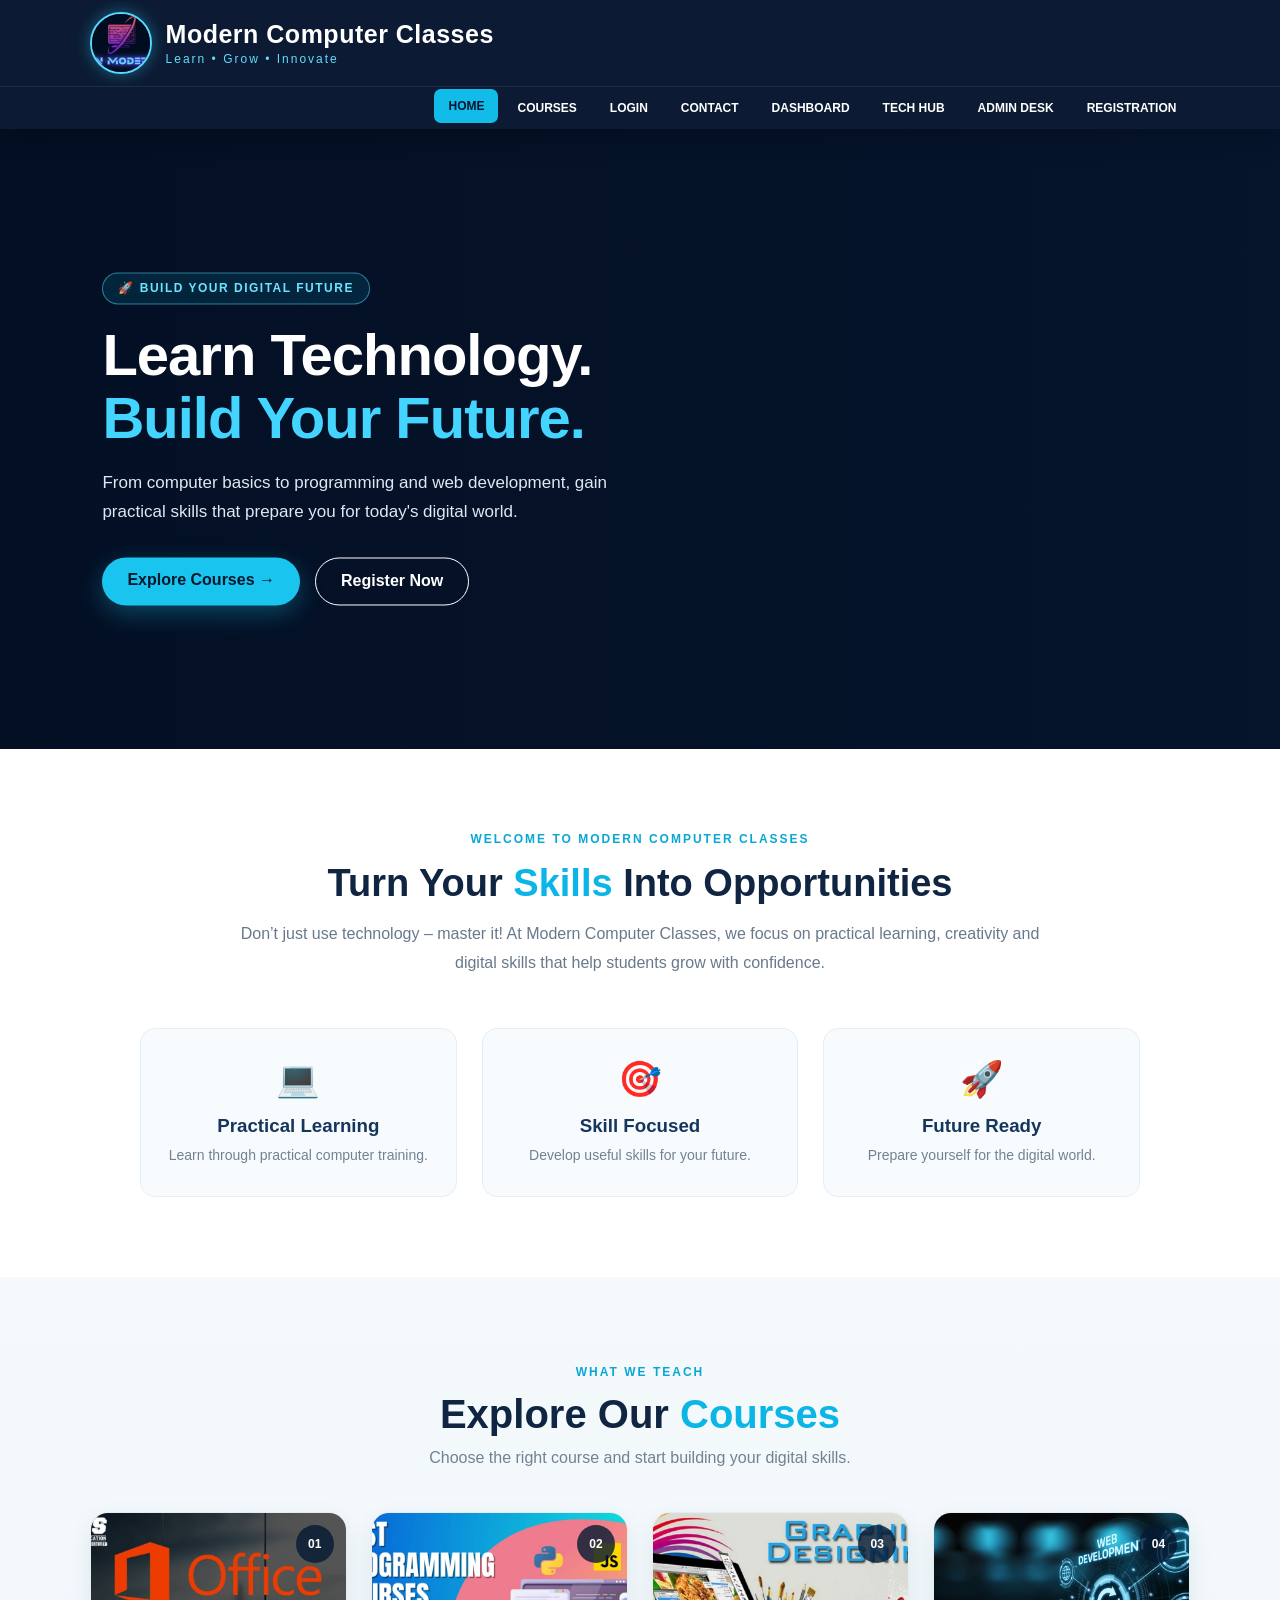
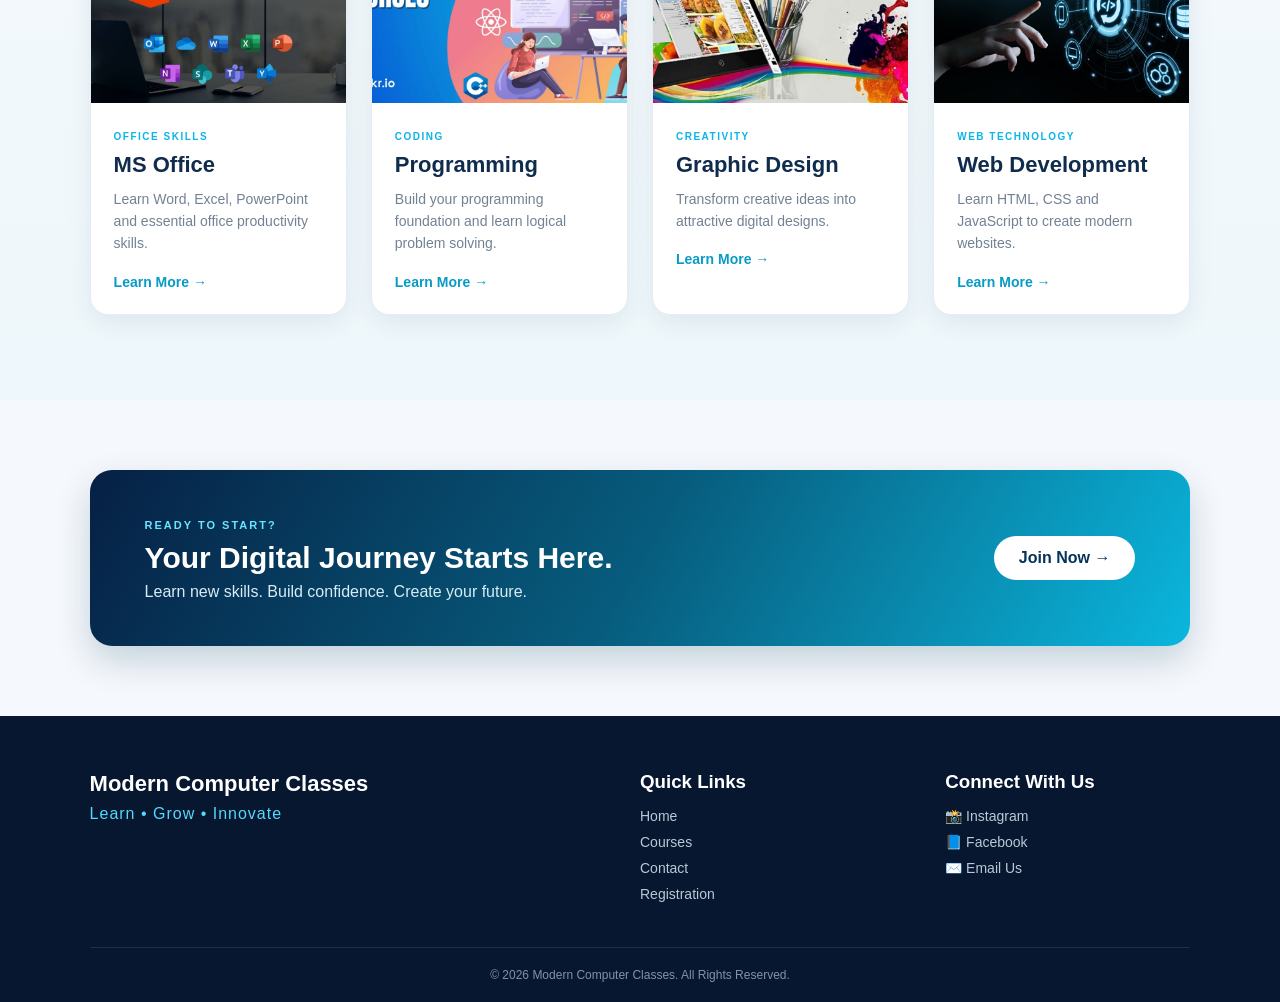
<file: index.html>
<!DOCTYPE html>
<html lang="en">

<head>
    <meta charset="UTF-8">
    <meta name="viewport" content="width=device-width, initial-scale=1.0">

    <title>Modern Computer Classes</title>

    <link rel="stylesheet" href="style.css">
</head>

<body>

    <!-- HEADER -->
    <header>

        <div class="top-header">

            <div class="logo">
                <img src="images/logo.jpg" alt="Modern Computer Classes Logo">

                <div>
                    <h1>Modern Computer Classes</h1>
                    <p>Learn • Grow • Innovate</p>
                </div>
            </div>

        </div>


        <!-- NAVIGATION -->
        <nav>

            <ul>
                <li><a href="index.html" class="active">Home</a></li>
                <li><a href="course.html">Courses</a></li>
                <li><a href="login.html">Login</a></li>
                <li><a href="contact.html">Contact</a></li>
                <li><a href="dashboard.html">dashboard</a></li>
                <li><a href="gallery.html">Tech Hub</a></li>
                <li><a href="admin.html">admin desk</a></li>
                <li><a href="registrationform.html">Registration</a></li>
            </ul>

        </nav>

    </header>


    <!-- HERO SECTION -->
    <section class="hero">

        <div class="hero-overlay"></div>

        <img src="images/project1.jpg" class="slide slide1" alt="Computer Classes">
        <img src="images/project2.jpg" class="slide slide2" alt="Computer Training">
        <img src="images/project4.jpg" class="slide slide3" alt="Technology Learning">


        <div class="hero-content">

            <span class="hero-tag">
                🚀 BUILD YOUR DIGITAL FUTURE
            </span>

            <h2>
                Learn Technology.<br>
                <span>Build Your Future.</span>
            </h2>

            <p>
                From computer basics to programming and web development,
                gain practical skills that prepare you for today's digital world.
            </p>

            <div class="hero-buttons">

                <a href="course.html" class="primary-btn">
                    Explore Courses →
                </a>

                <a href="registrationform.html" class="secondary-btn">
                    Register Now
                </a>

            </div>

        </div>

    </section>


    <!-- INTRO -->
    <section class="intro">

        <div class="intro-text">

            <span class="small-title">WELCOME TO MODERN COMPUTER CLASSES</span>

            <h2>
                Turn Your <span>Skills</span> Into Opportunities
            </h2>

            <p>
                Don’t just use technology – master it! At Modern Computer Classes,
                we focus on practical learning, creativity and digital skills
                that help students grow with confidence.
            </p>

        </div>


        <div class="features">

            <div class="feature">
                <div class="feature-icon">💻</div>
                <h3>Practical Learning</h3>
                <p>Learn through practical computer training.</p>
            </div>

            <div class="feature">
                <div class="feature-icon">🎯</div>
                <h3>Skill Focused</h3>
                <p>Develop useful skills for your future.</p>
            </div>

            <div class="feature">
                <div class="feature-icon">🚀</div>
                <h3>Future Ready</h3>
                <p>Prepare yourself for the digital world.</p>
            </div>

        </div>

    </section>


    <!-- COURSES -->
    <section class="courses">

        <div class="section-heading">

            <span>WHAT WE TEACH</span>

            <h2>Explore Our <strong>Courses</strong></h2>

            <p>
                Choose the right course and start building your digital skills.
            </p>

        </div>


        <div class="course-list">


            <!-- CARD 1 -->
            <div class="course-card">

                <div class="course-image">
                    <img src="images/mscit.jpg" alt="MS Office">
                    <span class="course-number">01</span>
                </div>

                <div class="course-content">

                    <span class="course-label">OFFICE SKILLS</span>

                    <h3>MS Office</h3>

                    <p>
                        Learn Word, Excel, PowerPoint and essential
                        office productivity skills.
                    </p>

                    <a href="msoffice.html">
                        Learn More →
                    </a>

                </div>

            </div>


            <!-- CARD 2 -->
            <div class="course-card">

                <div class="course-image">
                    <img src="images/programming.jpg" alt="Programming">
                    <span class="course-number">02</span>
                </div>

                <div class="course-content">

                    <span class="course-label">CODING</span>

                    <h3>Programming</h3>

                    <p>
                        Build your programming foundation and
                        learn logical problem solving.
                    </p>

                    <a href="programming.html">
                        Learn More →
                    </a>

                </div>

            </div>


            <!-- CARD 3 -->
            <div class="course-card">

                <div class="course-image">
                    <img src="images/graphic desgning.jpg" alt="Graphic Design">
                    <span class="course-number">03</span>
                </div>

                <div class="course-content">

                    <span class="course-label">CREATIVITY</span>

                    <h3>Graphic Design</h3>

                    <p>
                        Transform creative ideas into attractive
                        digital designs.
                    </p>

                    <a href="graphics.html">
                        Learn More →
                    </a>

                </div>

            </div>


            <!-- CARD 4 -->
            <div class="course-card">

                <div class="course-image">
                    <img src="images/web development.jpg" alt="Web Development">
                    <span class="course-number">04</span>
                </div>

                <div class="course-content">

                    <span class="course-label">WEB TECHNOLOGY</span>

                    <h3>Web Development</h3>

                    <p>
                        Learn HTML, CSS and JavaScript to create
                        modern websites.
                    </p>

                    <a href="web.html">
                        Learn More →
                    </a>

                </div>

            </div>

        </div>

    </section>


    <!-- CTA -->
    <section class="cta">

        <div>

            <span>READY TO START?</span>

            <h2>
                Your Digital Journey Starts Here.
            </h2>

            <p>
                Learn new skills. Build confidence. Create your future.
            </p>

        </div>

        <a href="registrationform.html">
            Join Now →
        </a>

    </section>


    <!-- FOOTER -->
    <footer>

        <div class="footer-content">

            <div class="footer-brand">

                <h2>Modern Computer Classes</h2>

                <p>
                    Learn • Grow • Innovate
                </p>

            </div>


            <div class="footer-links">

                <h3>Quick Links</h3>

                <a href="index.html">Home</a>
                <a href="course.html">Courses</a>
                <a href="contact.html">Contact</a>
                <a href="registrationform.html">Registration</a>

            </div>


            <div class="footer-links">

                <h3>Connect With Us</h3>

                <a href="https://www.instagram.com/" target="_blank">
                    📸 Instagram
                </a>

                <a href="https://www.facebook.com/" target="_blank">
                    📘 Facebook
                </a>

                <a href="mailto:moderncomputer@example.com">
                    ✉️ Email Us
                </a>

            </div>

        </div>


        <div class="copyright">

            <p>
                © 2026 Modern Computer Classes.
                All Rights Reserved.
            </p>

        </div>

    </footer>

</body>
</html>
</file>
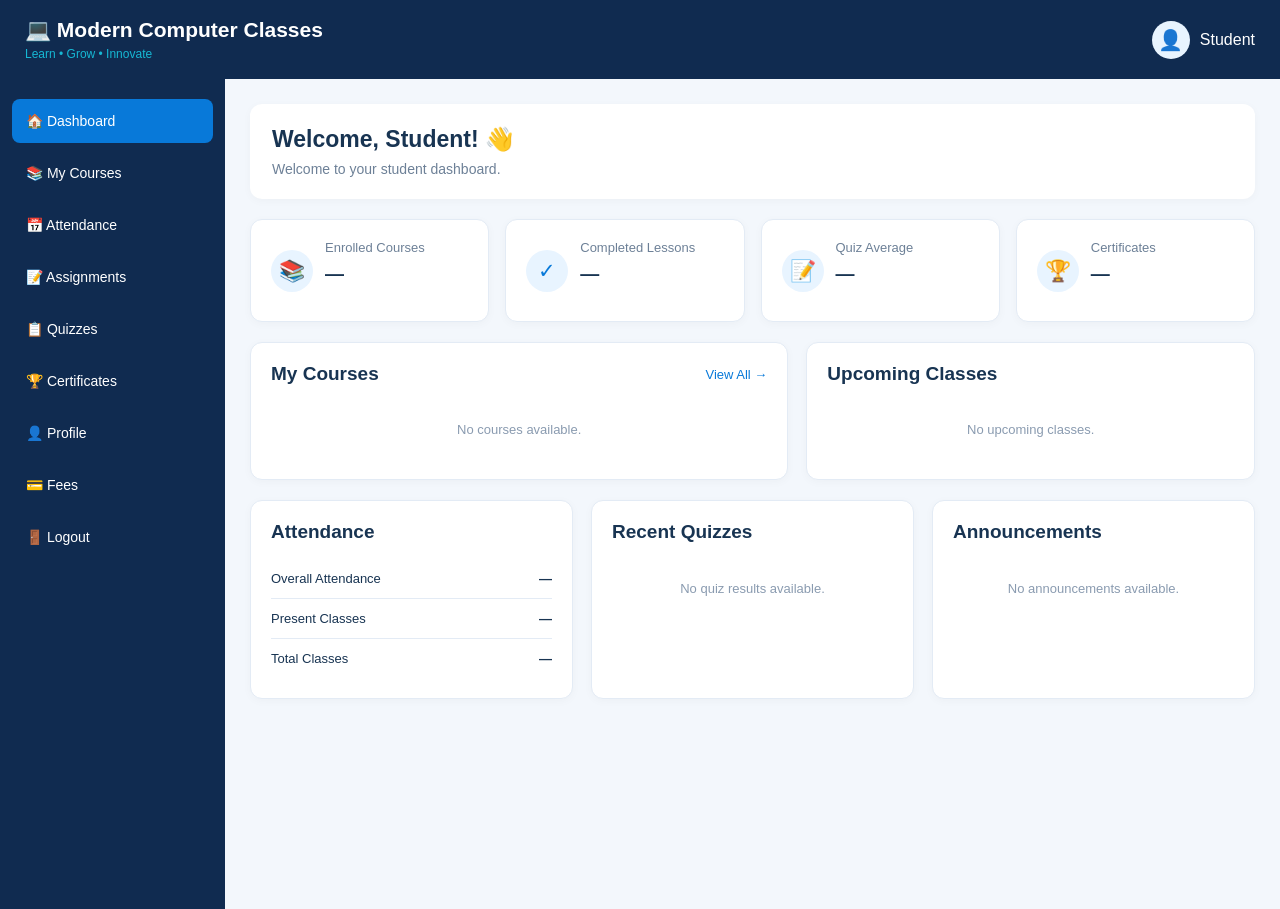
<file: admin.html>
<!DOCTYPE html>
<html lang="en">
<head>
<meta charset="UTF-8">
<meta name="viewport" content="width=device-width, initial-scale=1.0">
<title>Student Dashboard | Modern Computer Classes</title>

<style>
* {
    margin: 0;
    padding: 0;
    box-sizing: border-box;
}

body {
    font-family: Arial, sans-serif;
    background: #f3f7fc;
    color: #183452;
}

/* Header */
.header {
    background: #102b50;
    color: white;
    padding: 18px 25px;
    display: flex;
    justify-content: space-between;
    align-items: center;
}

.logo h2 {
    font-size: 21px;
}

.logo p {
    color: #16b8d4;
    font-size: 12px;
    margin-top: 5px;
}

.profile {
    display: flex;
    align-items: center;
    gap: 10px;
}

.avatar {
    width: 38px;
    height: 38px;
    border-radius: 50%;
    background: #e8f4ff;
    color: #0879d9;
    display: grid;
    place-items: center;
    font-size: 20px;
}

/* Main layout */
.layout {
    display: flex;
    min-height: calc(100vh - 70px);
}

/* Sidebar */
.sidebar {
    width: 225px;
    background: #102b50;
    padding: 20px 12px;
    flex-shrink: 0;
}

.sidebar button {
    width: 100%;
    display: block;
    padding: 14px;
    margin-bottom: 8px;
    border: none;
    border-radius: 8px;
    background: transparent;
    color: white;
    text-align: left;
    font-size: 14px;
    cursor: pointer;
}

.sidebar button:hover,
.sidebar button.active {
    background: #0879d9;
}

/* Main content */
main {
    flex: 1;
    min-width: 0;
    padding: 25px;
}

.welcome {
    background: white;
    padding: 22px;
    border-radius: 12px;
    margin-bottom: 20px;
    display: flex;
    justify-content: space-between;
    align-items: center;
    box-shadow: 0 2px 10px #00000008;
}

.welcome h1 {
    font-size: 23px;
    margin-bottom: 8px;
}

.welcome p {
    color: #6d8097;
    font-size: 14px;
}

/* Cards */
.stats {
    display: grid;
    grid-template-columns: repeat(4, 1fr);
    gap: 16px;
    margin-bottom: 20px;
}

.card {
    background: white;
    padding: 20px;
    border: 1px solid #e3ebf5;
    border-radius: 12px;
    box-shadow: 0 2px 10px #00000008;
}

.stat {
    display: flex;
    align-items: center;
    gap: 12px;
}

.icon {
    width: 42px;
    height: 42px;
    border-radius: 50%;
    background: #e8f4ff;
    color: #0879d9;
    display: grid;
    place-items: center;
    font-size: 21px;
}

.stat p {
    color: #6d8097;
    font-size: 13px;
}

.stat h2 {
    font-size: 24px;
    margin-top: 8px;
}

/* Content grid */
.content-grid {
    display: grid;
    grid-template-columns: 1.2fr 1fr;
    gap: 18px;
    margin-bottom: 20px;
}

.card h2 {
    font-size: 19px;
    margin-bottom: 16px;
}

.section-heading {
    display: flex;
    justify-content: space-between;
    align-items: center;
    margin-bottom: 15px;
}

.section-heading h2 {
    margin: 0;
}

.view-btn {
    background: none;
    border: none;
    color: #0879d9;
    cursor: pointer;
    font-size: 13px;
}

/* Dynamic course list */
.course {
    padding: 14px 0;
    border-bottom: 1px solid #e3ebf5;
}

.course:last-child {
    border-bottom: none;
}

.course-top {
    display: flex;
    justify-content: space-between;
    gap: 10px;
    align-items: center;
}

.course h3 {
    font-size: 14px;
}

.course p {
    color: #6d8097;
    font-size: 12px;
    margin: 7px 0;
}

.tag {
    padding: 5px 9px;
    border-radius: 20px;
    background: #eaf5ff;
    color: #0879d9;
    font-size: 11px;
}

.progress-row {
    display: flex;
    align-items: center;
    gap: 10px;
}

.progress {
    height: 9px;
    flex: 1;
    background: #e9eff6;
    border-radius: 10px;
    overflow: hidden;
}

.progress span {
    display: block;
    height: 100%;
    background: linear-gradient(90deg, #0879d9, #16b8d4);
    border-radius: 10px;
}

.progress-row small {
    font-size: 12px;
    min-width: 35px;
}

/* Classes */
.class-item {
    display: flex;
    gap: 12px;
    align-items: center;
    padding: 13px 0;
    border-bottom: 1px solid #e3ebf5;
}

.class-item:last-child {
    border-bottom: none;
}

.class-date {
    min-width: 48px;
    padding: 10px;
    text-align: center;
    border-radius: 8px;
    background: #edf6ff;
    color: #0879d9;
}

.class-item h3 {
    font-size: 13px;
}

.class-item p {
    color: #6d8097;
    font-size: 12px;
    margin-top: 5px;
}

/* Lower sections */
.lower-grid {
    display: grid;
    grid-template-columns: repeat(3, 1fr);
    gap: 18px;
}

.info-row {
    display: flex;
    justify-content: space-between;
    gap: 10px;
    padding: 12px 0;
    border-bottom: 1px solid #e3ebf5;
    font-size: 13px;
}

.info-row:last-child {
    border-bottom: none;
}

.muted {
    color: #6d8097;
}

.notice {
    padding: 12px 0;
    border-bottom: 1px solid #e3ebf5;
    font-size: 13px;
}

.notice:last-child {
    border: none;
}

.notice small {
    display: block;
    color: #6d8097;
    margin-top: 5px;
}

.empty {
    padding: 22px 10px;
    text-align: center;
    color: #8a9bb0;
    font-size: 13px;
}

.action {
    padding: 10px 14px;
    border: none;
    border-radius: 7px;
    background: #0879d9;
    color: white;
    cursor: pointer;
}

/* Pages */
.page {
    display: none;
}

.page.active {
    display: block;
}

@media(max-width:1000px) {
    .stats {
        grid-template-columns: repeat(2, 1fr);
    }
    .lower-grid {
        grid-template-columns: repeat(2, 1fr);
    }
}

@media(max-width:700px) {
    .layout {
        flex-direction: column;
    }
    .sidebar {
        width: 100%;
        display: flex;
        overflow-x: auto;
        padding: 8px;
    }
    .sidebar button {
        min-width: 115px;
        text-align: center;
        font-size: 12px;
    }
    main {
        padding: 14px;
    }
    .content-grid,
    .lower-grid {
        grid-template-columns: 1fr;
    }
    .welcome {
        flex-direction: column;
        align-items: flex-start;
        gap: 12px;
    }
}

@media(max-width:420px) {
    .stats {
        grid-template-columns: 1fr;
    }
    .header {
        padding: 14px;
    }
    .logo h2 {
        font-size: 16px;
    }
    .profile span {
        display: none;
    }
}
</style>
</head>

<body>

<!-- HEADER -->
<header class="header">
    <div class="logo">
        <h2>💻 Modern Computer Classes</h2>
        <p>Learn • Grow • Innovate</p>
    </div>
    <div class="profile">
        <div class="avatar">👤</div>
        <span id="headerName">Student</span>
    </div>
</header>

<div class="layout">

<!-- SIDEBAR -->
<aside class="sidebar">
    <button class="active"
        onclick="showPage('Dashboard',this)">
        🏠 Dashboard
    </button>

    <button onclick="showPage('Courses',this)">
        📚 My Courses
    </button>

    <button onclick="showPage('Attendance',this)">
        📅 Attendance
    </button>

    <button onclick="showPage('Assignments',this)">
        📝 Assignments
    </button>

    <button onclick="showPage('Quizzes',this)">
        📋 Quizzes
    </button>

    <button onclick="showPage('Certificates',this)">
        🏆 Certificates
    </button>

    <button onclick="showPage('Profile',this)">
        👤 Profile
    </button>

    <button onclick="showPage('Fees',this)">
        💳 Fees
    </button>

    <button onclick="logout()">
        🚪 Logout
    </button>
</aside>

<!-- MAIN -->
<main>

<!-- DASHBOARD -->
<section id="Dashboard" class="page active">

    <div class="welcome">
        <div>
            <h1>Welcome, <span id="studentName">Student</span>! 👋</h1>
            <p>Welcome to your student dashboard.</p>
        </div>
    </div>

    <!-- STATISTICS -->
    <div class="stats">

        <div class="card stat">
            <div class="icon">📚</div>
            <div>
                <p>Enrolled Courses</p>
                <h2 id="courseCount">—</h2>
            </div>
        </div>

        <div class="card stat">
            <div class="icon">✓</div>
            <div>
                <p>Completed Lessons</p>
                <h2 id="lessonCount">—</h2>
            </div>
        </div>

        <div class="card stat">
            <div class="icon">📝</div>
            <div>
                <p>Quiz Average</p>
                <h2 id="quizAverage">—</h2>
            </div>
        </div>

        <div class="card stat">
            <div class="icon">🏆</div>
            <div>
                <p>Certificates</p>
                <h2 id="certificateCount">—</h2>
            </div>
        </div>

    </div>

    <!-- COURSES AND CLASSES -->
    <div class="content-grid">

        <div class="card">
            <div class="section-heading">
                <h2>My Courses</h2>
                <button class="view-btn"
                    onclick="showPage('Courses')">
                    View All →
                </button>
            </div>
            <div id="dashboardCourses" class="empty">
                No courses available.
            </div>
        </div>

        <div class="card">
            <div class="section-heading">
                <h2>Upcoming Classes</h2>
            </div>
            <div id="upcomingClasses" class="empty">
                No upcoming classes.
            </div>
        </div>

    </div>

    <!-- ATTENDANCE, QUIZZES, ANNOUNCEMENTS -->
    <div class="lower-grid">

        <div class="card">
            <h2>Attendance</h2>
            <div class="info-row">
                <span>Overall Attendance</span>
                <strong id="attendance">—</strong>
            </div>
            <div class="info-row">
                <span>Present Classes</span>
                <strong id="presentClasses">—</strong>
            </div>
            <div class="info-row">
                <span>Total Classes</span>
                <strong id="totalClasses">—</strong>
            </div>
        </div>

        <div class="card">
            <h2>Recent Quizzes</h2>
            <div id="recentQuizzes" class="empty">
                No quiz results available.
            </div>
        </div>

        <div class="card">
            <h2>Announcements</h2>
            <div id="announcements" class="empty">
                No announcements available.
            </div>
        </div>

    </div>
</section>

<!-- COURSES PAGE -->
<section id="Courses" class="page">
    <div class="card">
        <h2>My Courses</h2>
        <div id="allCourses" class="empty">
            No courses available.
        </div>
    </div>
</section>

<!-- ATTENDANCE PAGE -->
<section id="Attendance" class="page">
    <div class="card">
        <h2>Attendance Details</h2>
        <div id="attendanceDetails" class="empty">
            Attendance information is not available.
        </div>
    </div>
</section>

<!-- ASSIGNMENTS PAGE -->
<section id="Assignments" class="page">
    <div class="card">
        <h2>My Assignments</h2>
        <div id="assignmentList" class="empty">
            No assignments available.
        </div>
    </div>
</section>

<!-- QUIZZES PAGE -->
<section id="Quizzes" class="page">
    <div class="card">
        <h2>My Quizzes</h2>
        <div id="quizList" class="empty">
            No quizzes available.
        </div>
    </div>
</section>

<!-- CERTIFICATES PAGE -->
<section id="Certificates" class="page">
    <div class="card">
        <h2>My Certificates</h2>
        <div id="certificateList" class="empty">
            No certificates available.
        </div>
    </div>
</section>

<!-- PROFILE PAGE -->
<section id="Profile" class="page">
    <div class="card">
        <h2>Student Profile</h2>
        <div class="info-row">
            <span>Name</span>
            <strong id="profileName">—</strong>
        </div>
        <div class="info-row">
            <span>Email</span>
            <strong id="profileEmail">—</strong>
        </div>
        <div class="info-row">
            <span>Phone</span>
            <strong id="profilePhone">—</strong>
        </div>
        <div class="info-row">
            <span>Join Date</span>
            <strong id="joinDate">—</strong>
        </div>
    </div>
</section>

<!-- FEES PAGE -->
<section id="Fees" class="page">
    <div class="card">
        <h2>Fee Details</h2>
        <div id="feeDetails" class="empty">
            No fee information available.
        </div>
    </div>
</section>

</main>
</div>

<script>
// Page navigation
function showPage(pageName, button) {
    document.querySelectorAll(".page").forEach(page => {
        page.classList.remove("active");
    });

    document.getElementById(pageName).classList.add("active");

    document.querySelectorAll(".sidebar button").forEach(btn => {
        btn.classList.remove("active");
    });

    if (button) {
        button.classList.add("active");
    }
}

// Display a list without hardcoded student data
function renderList(elementId, items, createItem, message) {
    const element = document.getElementById(elementId);

    element.replaceChildren();

    if (!Array.isArray(items) || items.length === 0) {
        element.className = "empty";
        element.textContent = message;
        return;
    }

    element.className = "";
    items.forEach(item => {
        element.appendChild(createItem(item));
    });
}

// Create course cards from supplied data
function renderCourse(course) {
    const div = document.createElement("div");
    div.className = "course";

    const heading = document.createElement("div");
    heading.className = "course-top";

    const name = document.createElement("h3");
    name.textContent = course.name ?? "";

    const tag = document.createElement("span");
    tag.className = "tag";
    tag.textContent = course.status ?? "";

    heading.append(name, tag);

    const detail = document.createElement("p");
    detail.textContent = course.duration ?? "";

    const row = document.createElement("div");
    row.className = "progress-row";

    const bar = document.createElement("div");
    bar.className = "progress";

    const fill = document.createElement("span");
    const progress = Math.max(
        0, Math.min(100, Number(course.progress) || 0)
    );
    fill.style.width = progress + "%";

    bar.appendChild(fill);

    const percent = document.createElement("small");
    percent.textContent = progress + "%";

    row.append(bar, percent);
    div.append(heading, detail, row);

    return div;
}

// Update dashboard with data received later
function updateDashboard(data) {
    const student = data.student || {};

    document.getElementById("studentName").textContent =
        student.name || "Student";

    document.getElementById("headerName").textContent =
        student.name || "Student";

    document.getElementById("profileName").textContent =
        student.name || "—";

    document.getElementById("profileEmail").textContent =
        student.email || "—";

    document.getElementById("profilePhone").textContent =
        student.phone || "—";

    document.getElementById("joinDate").textContent =
        student.joinDate || "—";

    const courses = data.courses || [];

    document.getElementById("courseCount").textContent =
        courses.length;

    document.getElementById("lessonCount").textContent =
        data.completedLessons ?? "—";

    document.getElementById("quizAverage").textContent =
        data.quizAverage == null ? "—" : data.quizAverage + "%";

    document.getElementById("certificateCount").textContent =
        (data.certificates || []).length;

    renderList("dashboardCourses", courses, renderCourse,
        "No courses available.");

    renderList("allCourses", courses, renderCourse,
        "No courses available.");

    renderList("upcomingClasses", data.upcomingClasses || [],
        item => {
            const div = document.createElement("div");
            div.className = "class-item";

            const date = document.createElement("div");
            date.className = "class-date";
            date.textContent = item.date || "";

            const details = document.createElement("div");
            const title = document.createElement("h3");
            title.textContent = item.title || "";

            const time = document.createElement("p");
            time.textContent = item.time || "";

            details.append(title, time);
            div.append(date, details);
            return div;
        }, "No upcoming classes.");

    const attendance = data.attendance || {};

    document.getElementById("attendance").textContent =
        attendance.percentage == null
            ? "—" : attendance.percentage + "%";

    document.getElementById("presentClasses").textContent =
        attendance.present ?? "—";

    document.getElementById("totalClasses").textContent =
        attendance.total ?? "—";

    renderList("attendanceDetails", data.attendanceRecords || [],
        item => {
            const div = document.createElement("div");
            div.className = "info-row";
            const date = document.createElement("span");
            date.textContent = item.date || "";
            const status = document.createElement("strong");
            status.textContent = item.status || "";
            div.append(date, status);
            return div;
        }, "Attendance information is not available.");

    renderList("recentQuizzes", data.quizzes || [],
        item => {
            const div = document.createElement("div");
            div.className = "info-row";
            const name = document.createElement("span");
            name.textContent = item.name || "";
            const score = document.createElement("strong");
            score.textContent = item.score == null
                ? "" : item.score + "%";
            div.append(name, score);
            return div;
        }, "No quiz results available.");

    renderList("quizList", data.quizzes || [],
        item => {
            const div = document.createElement("div");
            div.className = "info-row";
            const name = document.createElement("span");
            name.textContent = item.name || "";
            const score = document.createElement("strong");
            score.textContent = item.score == null
                ? "" : item.score + "%";
            div.append(name, score);
            return div;
        }, "No quizzes available.");

    renderList("announcements", data.announcements || [],
        item => {
            const div = document.createElement("div");
            div.className = "notice";
            div.textContent = item.title || "";
            const date = document.createElement("small");
            date.textContent = item.date || "";
            div.appendChild(date);
            return div;
        }, "No announcements available.");

    renderList("assignmentList", data.assignments || [],
        item => {
            const div = document.createElement("div");
            div.className = "notice";
            div.textContent = item.title || "";
            const due = document.createElement("small");
            due.textContent = item.dueDate || "";
            div.appendChild(due);
            return div;
        }, "No assignments available.");

    renderList("certificateList", data.certificates || [],
        item => {
            const div = document.createElement("div");
            div.className = "notice";
            div.textContent = item.name || "";
            const date = document.createElement("small");
            date.textContent = item.date || "";
            div.appendChild(date);
            return div;
        }, "No certificates available.");

    renderList("feeDetails", data.fees || [],
        item => {
            const div = document.createElement("div");
            div.className = "info-row";
            const course = document.createElement("span");
            course.textContent = item.course || "";
            const amount = document.createElement("strong");
            amount.textContent = item.amount == null
                ? "" : String(item.amount);
            div.append(course, amount);
            return div;
        }, "No fee information available.");
}

// Placeholder for the future authentication system
function logout() {
    alert("Connect the login system to enable logout.");
}
</script>

</body>
</html>
</file>
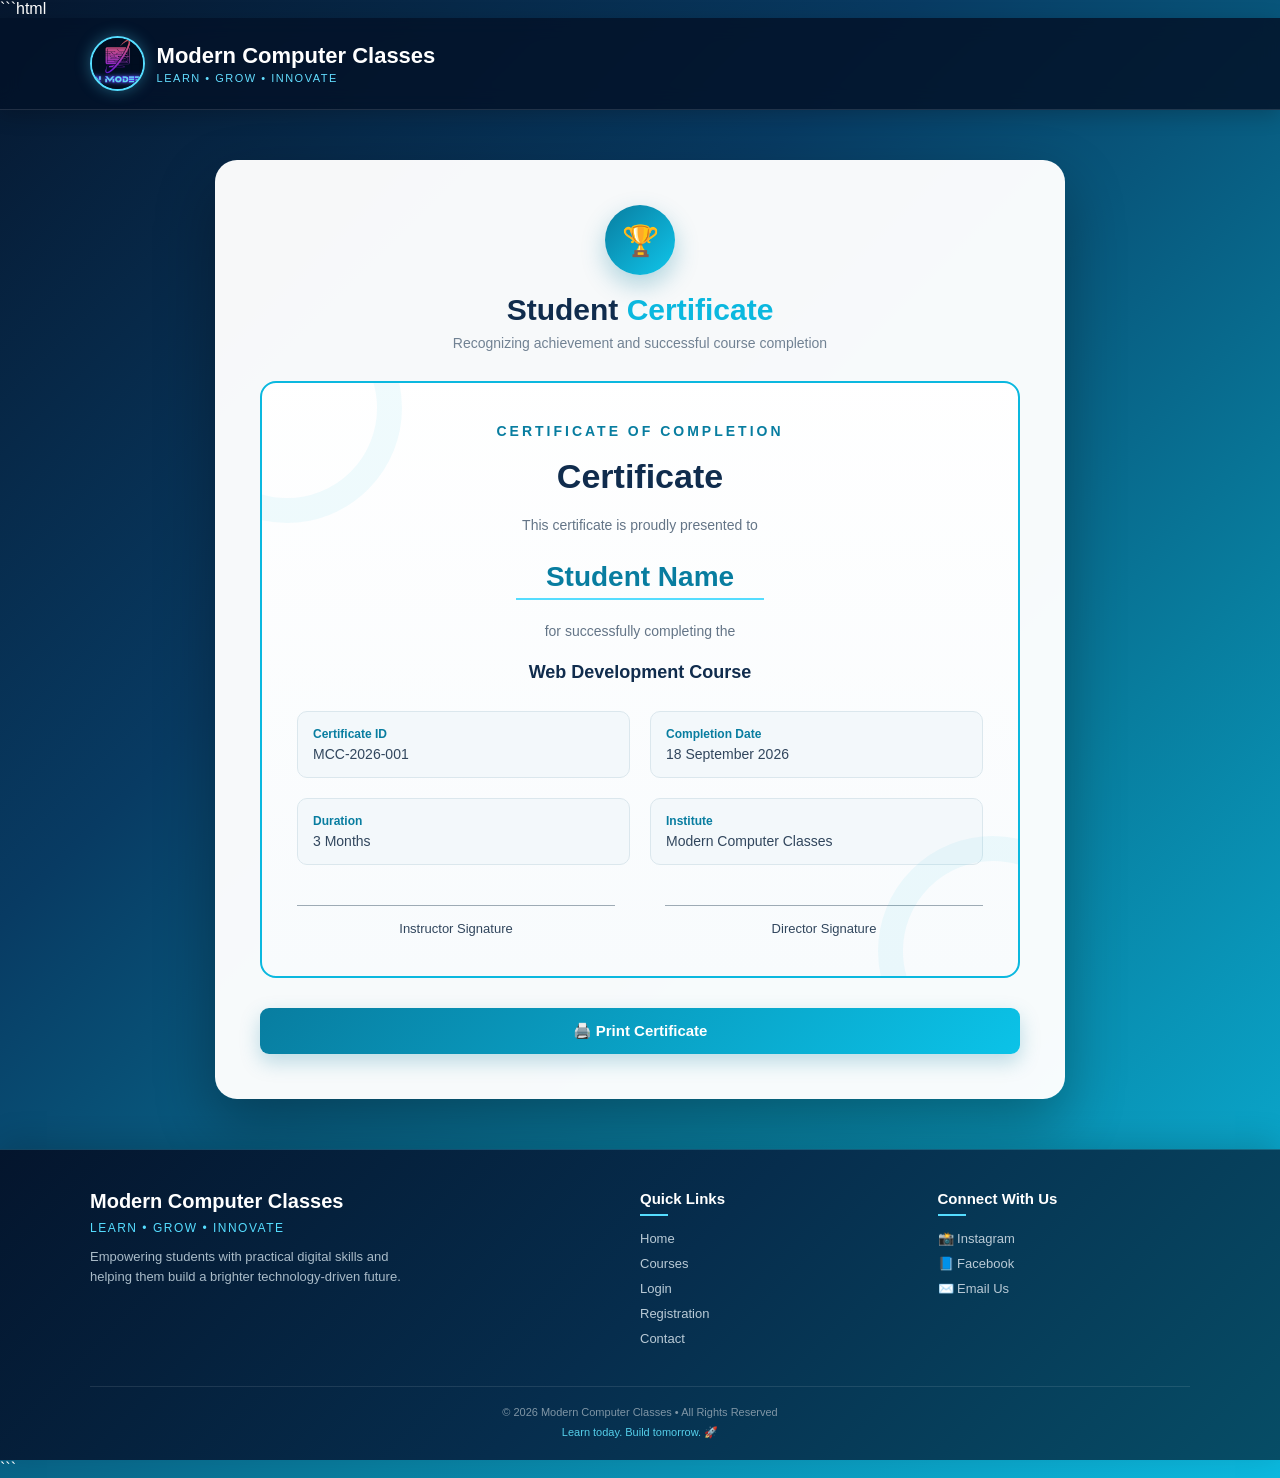
<file: certificate.html>
```html
<!DOCTYPE html>
<html lang="en">

<head>

    <meta charset="UTF-8">
    <meta name="viewport" content="width=device-width, initial-scale=1.0">

    <title>Certificate | Modern Computer Classes</title>

    <style>

        * {
            margin: 0;
            padding: 0;
            box-sizing: border-box;
        }

        body {
            font-family: Arial, Helvetica, sans-serif;
            min-height: 100vh;
            display: flex;
            flex-direction: column;
            background: linear-gradient(
                135deg,
                #06172f,
                #083b63,
                #087d9e,
                #0bb9df
            );
            color: white;
        }

        /* ================= HEADER ================= */

        header {
            padding: 18px 7%;
            display: flex;
            align-items: center;

            background: rgba(3, 18, 40, 0.85);
            border-bottom: 1px solid rgba(255, 255, 255, 0.12);

            box-shadow: 0 5px 20px rgba(0, 0, 0, 0.2);

            backdrop-filter: blur(10px);
        }

        .brand {
            display: flex;
            align-items: center;
            gap: 12px;
        }

        .brand img {
            width: 55px;
            height: 55px;

            border-radius: 50%;
            object-fit: cover;

            border: 2px solid #55ddff;

            box-shadow: 0 0 15px rgba(85, 221, 255, 0.35);
        }

        .brand h1 {
            font-size: 22px;
        }

        .brand p {
            margin-top: 3px;

            color: #63ddff;

            font-size: 11px;
            letter-spacing: 1.5px;
        }


        /* ================= MAIN ================= */

        .certificate-container {
            flex: 1;

            display: flex;
            justify-content: center;
            align-items: center;

            padding: 50px 20px;
        }

        .certificate-box {
            width: 850px;

            padding: 45px;

            border-radius: 22px;

            background: rgba(255, 255, 255, 0.97);

            color: #172033;

            box-shadow: 0 25px 60px rgba(0, 0, 0, 0.3);

            animation: cardAppear 0.7s ease;
        }


        @keyframes cardAppear {

            from {
                opacity: 0;
                transform: translateY(25px);
            }

            to {
                opacity: 1;
                transform: translateY(0);
            }

        }


        /* ================= ICON ================= */

        .certificate-icon {
            width: 70px;
            height: 70px;

            margin: 0 auto 18px;

            display: flex;
            align-items: center;
            justify-content: center;

            border-radius: 50%;

            background: linear-gradient(
                135deg,
                #087da0,
                #10c6eb
            );

            color: white;

            font-size: 30px;

            box-shadow: 0 10px 25px rgba(8, 125, 160, 0.3);
        }


        /* ================= HEADING ================= */

        .certificate-box h2 {
            text-align: center;

            font-size: 30px;

            color: #102c4d;

            margin-bottom: 8px;
        }

        .certificate-box h2 span {
            color: #0bb8df;
        }

        .certificate-subtitle {
            text-align: center;

            color: #718293;

            font-size: 14px;

            margin-bottom: 30px;
        }


        /* ================= CERTIFICATE ================= */

        .certificate-card {

            border: 2px solid #0bb8df;

            border-radius: 16px;

            padding: 40px 35px;

            text-align: center;

            background:
                linear-gradient(
                    rgba(255,255,255,0.96),
                    rgba(248,251,253,0.96)
                );

            position: relative;

            overflow: hidden;
        }


        .certificate-card::before {

            content: "";

            position: absolute;

            width: 180px;
            height: 180px;

            border-radius: 50%;

            border: 25px solid rgba(11,184,223,0.06);

            top: -90px;
            left: -90px;
        }


        .certificate-card::after {

            content: "";

            position: absolute;

            width: 180px;
            height: 180px;

            border-radius: 50%;

            border: 25px solid rgba(11,184,223,0.06);

            bottom: -90px;
            right: -90px;
        }


        .certificate-title {

            color: #087da0;

            font-size: 14px;

            font-weight: bold;

            letter-spacing: 3px;

            margin-bottom: 18px;
        }


        .certificate-heading {

            font-size: 34px;

            color: #102c4d;

            margin-bottom: 18px;
        }


        .certificate-text {

            color: #647587;

            font-size: 14px;

            line-height: 1.7;

            margin-bottom: 18px;
        }


        .student-name {

            font-size: 28px;

            font-weight: bold;

            color: #087da0;

            border-bottom: 2px solid #55ddff;

            display: inline-block;

            padding: 5px 30px;

            margin-bottom: 20px;
        }


        .course-name {

            font-size: 18px;

            font-weight: bold;

            color: #102c4d;

            margin-bottom: 28px;
        }


        /* ================= DETAILS ================= */

        .certificate-details {

            display: grid;

            grid-template-columns: 1fr 1fr;

            gap: 20px;

            margin-top: 20px;

            text-align: left;
        }


        .detail-box {

            padding: 15px;

            border-radius: 10px;

            background: #f3f8fb;

            border: 1px solid #dbe7ed;
        }


        .detail-box strong {

            display: block;

            color: #087da0;

            font-size: 12px;

            margin-bottom: 5px;
        }


        .detail-box span {

            color: #31465d;

            font-size: 14px;
        }


        /* ================= SIGNATURE ================= */

        .signature-section {

            display: grid;

            grid-template-columns: 1fr 1fr;

            gap: 50px;

            margin-top: 40px;
        }


        .signature {

            padding-top: 15px;

            border-top: 1px solid #9eabb5;

            color: #31465d;

            font-size: 13px;
        }


        /* ================= BUTTON ================= */

        .certificate-button {

            width: 100%;

            padding: 14px;

            margin-top: 30px;

            border: none;

            border-radius: 9px;

            background: linear-gradient(
                135deg,
                #087da0,
                #0bc3e8
            );

            color: white;

            font-size: 15px;

            font-weight: bold;

            cursor: pointer;

            transition: 0.3s;

            box-shadow: 0 8px 20px rgba(8,125,160,0.25);
        }


        .certificate-button:hover {

            transform: translateY(-3px);

            box-shadow: 0 12px 25px rgba(8,125,160,0.35);
        }


        /* ================= FOOTER ================= */

        .footer {

            background: linear-gradient(
                135deg,
                #04152d,
                #062d4d,
                #064d66
            );

            color: white;

            padding: 40px 7% 18px;

            border-top: 1px solid rgba(85,221,255,0.2);

            box-shadow: 0 -8px 30px rgba(0,0,0,0.15);
        }


        .footer-content {

            max-width: 1100px;

            margin: auto;

            display: grid;

            grid-template-columns: 2fr 1fr 1fr;

            gap: 45px;
        }


        .footer-brand h2 {

            font-size: 20px;

            margin-bottom: 8px;

            color: white;
        }


        .footer-brand .tagline {

            color: #55ddff;

            font-size: 12px;

            letter-spacing: 1.5px;

            margin-bottom: 12px;
        }


        .footer-brand .description {

            color: #a9bbc8;

            font-size: 13px;

            line-height: 1.6;

            max-width: 330px;
        }


        .footer-column h3 {

            font-size: 15px;

            margin-bottom: 15px;

            color: #fff;
        }


        .footer-column h3::after {

            content: "";

            display: block;

            width: 28px;

            height: 2px;

            background: #55ddff;

            margin-top: 7px;
        }


        .footer-column a {

            display: block;

            width: fit-content;

            margin-bottom: 10px;

            color: #b9cad6;

            text-decoration: none;

            font-size: 13px;

            transition: 0.3s;
        }


        .footer-column a:hover {

            color: #55ddff;

            transform: translateX(5px);
        }


        .footer-bottom {

            max-width: 1100px;

            margin: 30px auto 0;

            padding-top: 17px;

            border-top: 1px solid rgba(255,255,255,0.1);

            text-align: center;
        }


        .footer-bottom p {

            color: #7f95a5;

            font-size: 11px;

            line-height: 1.6;
        }


        .footer-bottom .future-text {

            color: #55cfea;

            margin-top: 3px;
        }


        /* ================= MOBILE ================= */

        @media (max-width: 800px) {

            .certificate-container {
                padding: 35px 18px;
            }

            .certificate-box {
                width: 100%;
                padding: 30px 22px;
            }

            .certificate-heading {
                font-size: 28px;
            }

            .certificate-details {
                grid-template-columns: 1fr;
            }

            .signature-section {
                grid-template-columns: 1fr;
                gap: 30px;
            }

            .footer {
                padding: 35px 8% 18px;
            }

            .footer-content {
                grid-template-columns: 1fr;
                gap: 28px;
            }

            .footer-brand {
                text-align: center;
            }

            .footer-brand .description {
                margin: auto;
            }

            .footer-column {
                text-align: center;
            }

            .footer-column h3::after {
                margin-left: auto;
                margin-right: auto;
            }

            .footer-column a {
                margin-left: auto;
                margin-right: auto;
            }

        }


        @media (max-width: 500px) {

            header {
                justify-content: center;
                text-align: center;
            }

            .brand h1 {
                font-size: 18px;
            }

            .brand img {
                width: 48px;
                height: 48px;
            }

            .certificate-card {
                padding: 30px 18px;
            }

            .certificate-heading {
                font-size: 24px;
            }

            .student-name {
                font-size: 22px;
                padding: 5px 15px;
            }

        }

    </style>

</head>


<body>


<!-- ================= HEADER ================= -->

<header>

    <div class="brand">

        <img src="images/logo.jpg"
             alt="Modern Computer Classes Logo">

        <div>

            <h1>Modern Computer Classes</h1>

            <p>LEARN • GROW • INNOVATE</p>

        </div>

    </div>

</header>



<!-- ================= MAIN ================= -->

<main class="certificate-container">

    <div class="certificate-box">


        <div class="certificate-icon">
            🏆
        </div>


        <h2>
            Student <span>Certificate</span>
        </h2>


        <p class="certificate-subtitle">
            Recognizing achievement and successful course completion
        </p>



        <!-- CERTIFICATE -->

        <div class="certificate-card">


            <p class="certificate-title">
                CERTIFICATE OF COMPLETION
            </p>


            <h1 class="certificate-heading">
                Certificate
            </h1>


            <p class="certificate-text">
                This certificate is proudly presented to
            </p>


            <div class="student-name">
                Student Name
            </div>


            <p class="certificate-text">
                for successfully completing the
            </p>


            <div class="course-name">
                Web Development Course
            </div>



            <!-- DETAILS -->

            <div class="certificate-details">

                <div class="detail-box">

                    <strong>Certificate ID</strong>

                    <span>
                        MCC-2026-001
                    </span>

                </div>


                <div class="detail-box">

                    <strong>Completion Date</strong>

                    <span>
                        18 September 2026
                    </span>

                </div>


                <div class="detail-box">

                    <strong>Duration</strong>

                    <span>
                        3 Months
                    </span>

                </div>


                <div class="detail-box">

                    <strong>Institute</strong>

                    <span>
                        Modern Computer Classes
                    </span>

                </div>

            </div>



            <!-- SIGNATURE -->

            <div class="signature-section">

                <div class="signature">
                    Instructor Signature
                </div>

                <div class="signature">
                    Director Signature
                </div>

            </div>

        </div>



        <!-- BUTTON -->

        <button
            class="certificate-button"
            onclick="window.print()">

            🖨️ Print Certificate

        </button>


    </div>

</main>



<!-- ================= FOOTER ================= -->

<footer class="footer">


    <div class="footer-content">


        <div class="footer-brand">

            <h2>
                Modern Computer Classes
            </h2>

            <p class="tagline">
                LEARN • GROW • INNOVATE
            </p>

            <p class="description">
                Empowering students with practical digital
                skills and helping them build a brighter
                technology-driven future.
            </p>

        </div>



        <div class="footer-column">

            <h3>
                Quick Links
            </h3>

            <a href="index.html">
                Home
            </a>

            <a href="course.html">
                Courses
            </a>

            <a href="login.html">
                Login
            </a>

            <a href="registrationform.html">
                Registration
            </a>

            <a href="contact.html">
                Contact
            </a>

        </div>



        <div class="footer-column">

            <h3>
                Connect With Us
            </h3>

            <a href="https://www.instagram.com/"
               target="_blank">
                📸 Instagram
            </a>

            <a href="https://www.facebook.com/"
               target="_blank">
                📘 Facebook
            </a>

            <a href="mailto:moderncomputer@example.com">
                ✉️ Email Us
            </a>

        </div>


    </div>



    <div class="footer-bottom">

        <p>
            © 2026 Modern Computer Classes
            • All Rights Reserved
        </p>

        <p class="future-text">
            Learn today. Build tomorrow. 🚀
        </p>

    </div>


</footer>


</body>

</html>
```
</file>
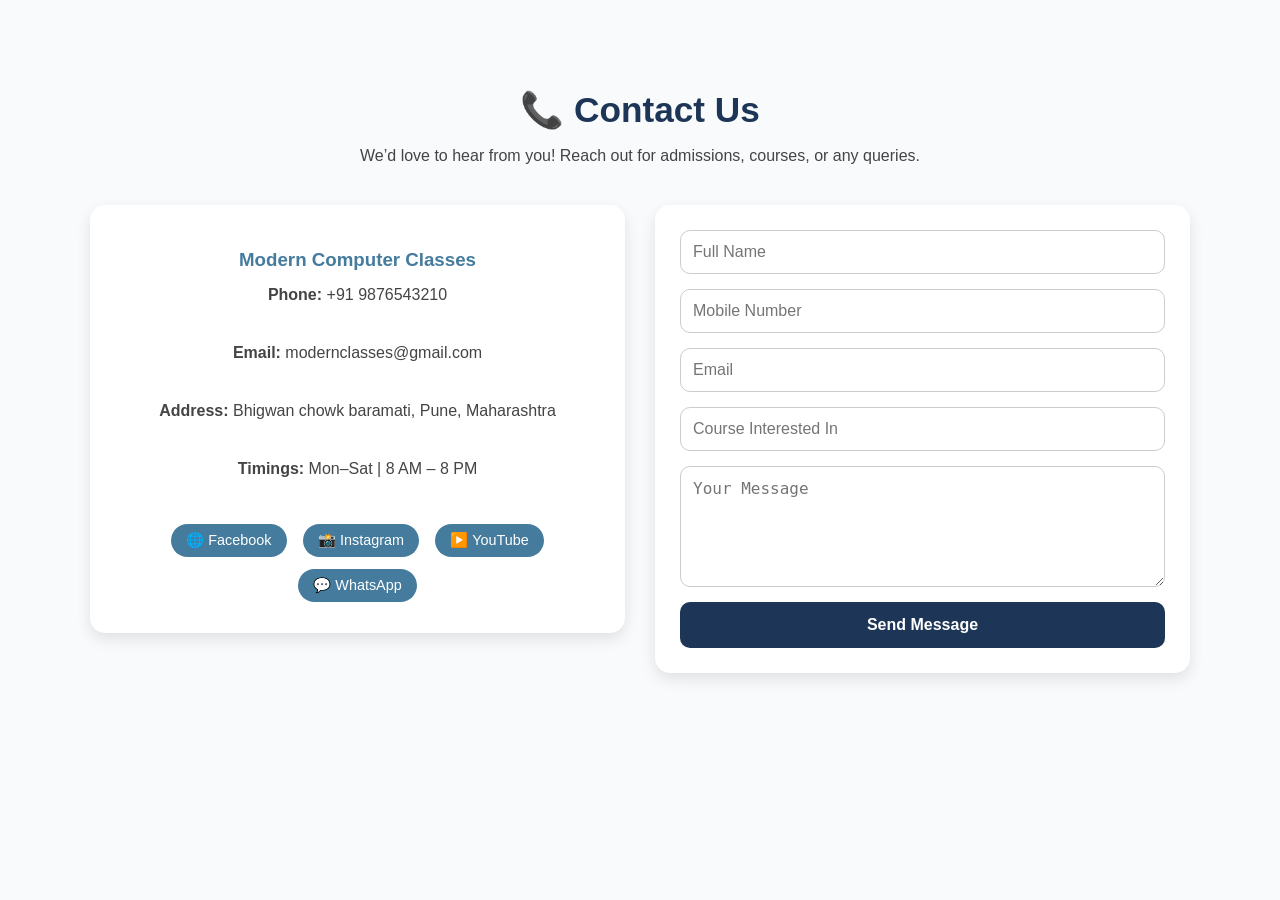
<file: contact.html>
<!DOCTYPE html>
<html lang="en">
<head>
  <meta charset="UTF-8">
  <meta name="viewport" content="width=device-width, initial-scale=1.0">
  <title>Modern Computer Classes - Contact Us</title>
  <style>
    body {
      margin: 0;
      font-family: 'Segoe UI', Tahoma, Geneva, Verdana, sans-serif;
      background: #f8fafc; /* Light background */
      color: #333;
    }

    #contact {
      padding: 60px 20px;
      text-align: center;
    }

    #contact h2 {
      font-size: 2.2rem;
      color: #1d3557; /* Dark Blue */
      margin-bottom: 10px;
    }

    #contact p {
      color: #444;
      margin-bottom: 40px;
    }

    .contact-container {
      display: flex;
      justify-content: center;
      align-items: flex-start;
      flex-wrap: wrap;
      gap: 30px;
      max-width: 1100px;
      margin: auto;
    }

    .contact-info, .contact-form {
      flex: 1;
      min-width: 300px;
      background: white;
      padding: 25px;
      border-radius: 15px;
      box-shadow: 0 6px 15px rgba(0,0,0,0.1);
      transition: transform 0.3s;
    }

    .contact-info:hover, .contact-form:hover {
      transform: translateY(-4px);
    }

    .contact-info h3 {
      color: #457b9d; /* Soft Blue */
      margin-bottom: 15px;
    }

    .contact-info p {
      margin: 8px 0;
      font-size: 1rem;
      color: #555;
    }

    .social-links {
      margin-top: 15px;
    }

    .social-links a {
      display: inline-block;
      margin: 6px;
      padding: 8px 15px;
      border-radius: 25px;
      background: #457b9d;
      color: white;
      text-decoration: none;
      font-size: 0.9rem;
      transition: 0.3s;
    }

    .social-links a:hover {
      background: #1d3557;
    }

    .contact-form form {
      display: flex;
      flex-direction: column;
      gap: 15px;
    }

    .contact-form input, 
    .contact-form textarea {
      padding: 12px;
      border: 1px solid #ccc;
      border-radius: 10px;
      font-size: 1rem;
      outline: none;
      transition: border 0.3s;
    }

    .contact-form input:focus, 
    .contact-form textarea:focus {
      border: 1px solid #457b9d;
    }

    .contact-form button {
      padding: 14px;
      background: #1d3557;
      color: white;
      border: none;
      border-radius: 10px;
      cursor: pointer;
      font-size: 1rem;
      font-weight: bold;
      transition: 0.3s;
    }

    .contact-form button:hover {
      background: #457b9d;
    }
  </style>
</head>
<body>

  <section id="contact">
    <h2>📞 Contact Us</h2>
    <p>We’d love to hear from you! Reach out for admissions, courses, or any queries.</p>

    <div class="contact-container">
      <!-- Contact Info -->
      <div class="contact-info">
        <h3>Modern Computer Classes</h3>
        <p><b>Phone:</b> +91 9876543210</p>
        <p><b>Email:</b> modernclasses@gmail.com</p>
        <p><b>Address:</b> Bhigwan chowk baramati, Pune, Maharashtra</p>
        <p><b>Timings:</b> Mon–Sat | 8 AM – 8 PM</p>

        <div class="social-links">
          <a href="#">🌐 Facebook</a>
          <a href="#">📸 Instagram</a>
          <a href="#">▶️ YouTube</a>
          <a href="https://wa.me/919876543210">💬 WhatsApp</a>
        </div>
      </div>

      <!-- Contact Form -->
      <div class="contact-form">
        <form>
          <input type="text" placeholder="Full Name" required>
          <input type="tel" placeholder="Mobile Number" required>
          <input type="email" placeholder="Email">
          <input type="text" placeholder="Course Interested In">
          <textarea placeholder="Your Message" rows="5"></textarea>
          <button type="submit">Send Message</button>
        </form>
      </div>
    </div>
  </section>

</body>
</html>
</file>
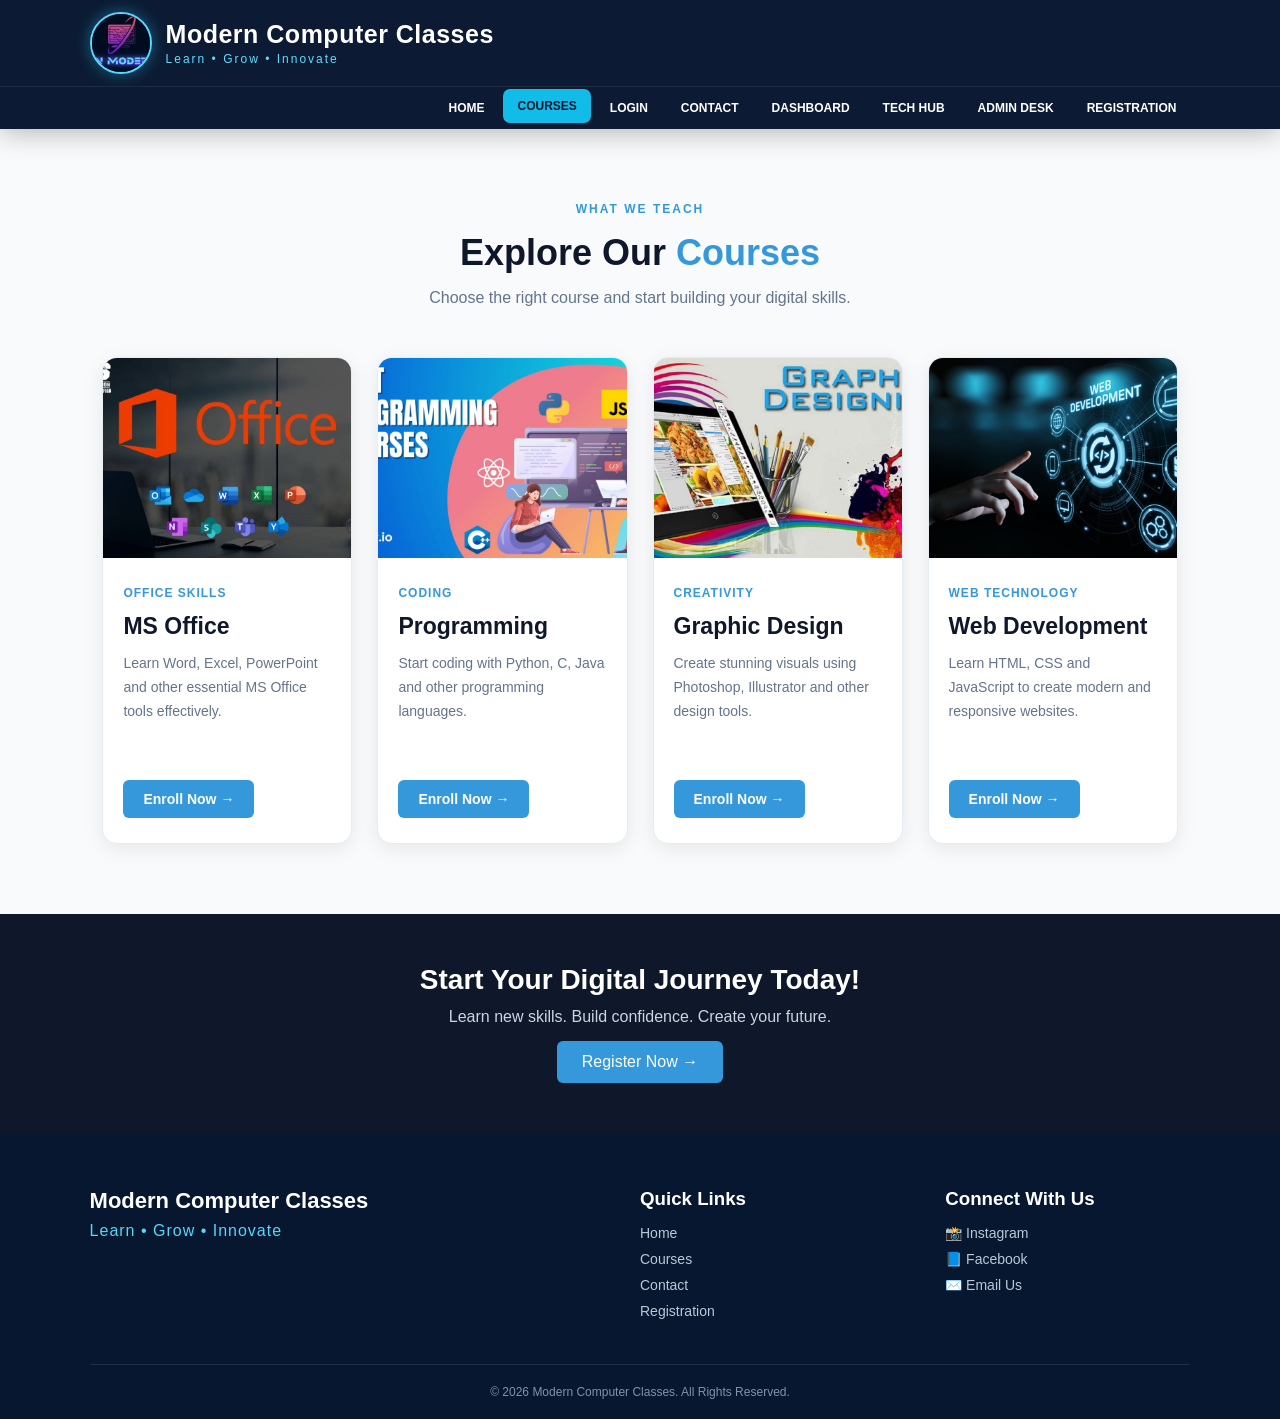
<file: course.html>
<!DOCTYPE html>
<html lang="en">

<head>
    <meta charset="UTF-8">
    <meta name="viewport" content="width=device-width, initial-scale=1.0">

    <title>Our Courses - Modern Computer Classes</title>

    <link rel="stylesheet" href="style.css">

    <style>
        /* COURSE PAGE */

        .courses-page {
            padding: 70px 8%;
            background: #f8fafc;
        }

        .section-heading {
            text-align: center;
            margin-bottom: 50px;
        }

        .section-heading span {
            color: #3498db;
            font-weight: bold;
            letter-spacing: 2px;
        }

        .section-heading h2 {
            font-size: 36px;
            color: #0f172a;
            margin: 15px 0;
        }

        .section-heading h2 strong {
            color: #3498db;
        }

        .section-heading p {
            color: #64748b;
            font-size: 16px;
        }

        .course-container {
            display: grid;
            grid-template-columns: repeat(4, 1fr);
            gap: 25px;
        }

        .course-card {
            background: white;
            border-radius: 15px;
            overflow: hidden;
            box-shadow: 0 5px 20px rgba(0,0,0,0.08);
            transition: 0.3s;
        }

        .course-card:hover {
            transform: translateY(-10px);
            box-shadow: 0 10px 30px rgba(0,0,0,0.15);
        }

        .course-image {
            height: 200px;
            position: relative;
            overflow: hidden;
        }

        .course-image img {
            width: 100%;
            height: 100%;
            object-fit: cover;
            transition: 0.4s;
        }

        .course-card:hover img {
            transform: scale(1.08);
        }

        .course-content {
            padding: 25px 20px;
        }

        .course-label {
            color: #3498db;
            font-size: 12px;
            font-weight: bold;
            letter-spacing: 1px;
        }

        .course-content h3 {
            color: #0f172a;
            font-size: 23px;
            margin: 12px 0;
        }

        .course-content p {
            color: #64748b;
            font-size: 14px;
            line-height: 1.7;
            min-height: 95px;
        }

        .course-content a {
            display: inline-block;
            margin-top: 15px;
            padding: 11px 20px;
            background: #3498db;
            color: white;
            text-decoration: none;
            border-radius: 6px;
            font-weight: bold;
            transition: 0.3s;
        }

        .course-content a:hover {
            background: #2176b5;
        }

        .course-bottom {
            text-align: center;
            padding: 50px 20px;
            background: #0f172a;
            color: white;
        }

        .course-bottom h2 {
            font-size: 28px;
            margin-bottom: 12px;
        }

        .course-bottom p {
            color: #cbd5e1;
        }

        .course-bottom a {
            display: inline-block;
            margin-top: 15px;
            padding: 12px 25px;
            background: #3498db;
            color: white;
            text-decoration: none;
            border-radius: 6px;
        }

        @media (max-width: 1000px) {
            .course-container {
                grid-template-columns: repeat(2, 1fr);
            }
        }

        @media (max-width: 600px) {
            .course-container {
                grid-template-columns: 1fr;
            }

            .section-heading h2 {
                font-size: 28px;
            }
        }
    </style>

</head>

<body>

    <!-- HEADER -->
    <header>

        <div class="top-header">

            <div class="logo">

                <img src="images/logo.jpg" alt="Modern Computer Classes Logo">

                <div>
                    <h1>Modern Computer Classes</h1>
                    <p>Learn • Grow • Innovate</p>
                </div>

            </div>

        </div>

        <!-- NAVIGATION -->
        <nav>

            <ul>
                <li><a href="index.html">Home</a></li>
                <li><a href="course.html" class="active">Courses</a></li>
                <li><a href="login.html">Login</a></li>
                <li><a href="contact.html">Contact</a></li>
                <li><a href="dashboard.html">dashboard</a></li>
                <li><a href="gallery.html">Tech Hub</a></li>
                <li><a href="admin.html">admin desk</a></li>
                <li><a href="registrationform.html">Registration</a></li>
            </ul>

        </nav>

    </header>


    <!-- COURSES SECTION -->
    <section class="courses-page">

        <div class="section-heading">

            <span>WHAT WE TEACH</span>

            <h2>Explore Our <strong>Courses</strong></h2>

            <p>
                Choose the right course and start building your digital skills.
            </p>

        </div>


        <div class="course-container">

            <!-- MS OFFICE -->
            <div class="course-card">

                <div class="course-image">
                    <img src="images/mscit.jpg" alt="MS Office">
                </div>

                <div class="course-content">

                    <span class="course-label">OFFICE SKILLS</span>

                    <h3>MS Office</h3>

                    <p>
                        Learn Word, Excel, PowerPoint and other essential
                        MS Office tools effectively.
                    </p>

                    <a href="paidform.html">Enroll Now →</a>

                </div>

            </div>


            <!-- PROGRAMMING -->
            <div class="course-card">

                <div class="course-image">
                    <img src="images/programming.jpg" alt="Programming">
                </div>

                <div class="course-content">

                    <span class="course-label">CODING</span>

                    <h3>Programming</h3>

                    <p>
                        Start coding with Python, C, Java and other
                        programming languages.
                    </p>

                    <a href="paidform.html">Enroll Now →</a>

                </div>

            </div>


            <!-- GRAPHIC DESIGN -->
            <div class="course-card">

                <div class="course-image">
                    <img src="images/graphic desgning.jpg" alt="Graphic Design">
                </div>

                <div class="course-content">

                    <span class="course-label">CREATIVITY</span>

                    <h3>Graphic Design</h3>

                    <p>
                        Create stunning visuals using Photoshop,
                        Illustrator and other design tools.
                    </p>

                    <a href="paidform.html">Enroll Now →</a>

                </div>

            </div>


            <!-- WEB DEVELOPMENT -->
            <div class="course-card">

                <div class="course-image">
                    <img src="images/web development.jpg" alt="Web Development">
                </div>

                <div class="course-content">

                    <span class="course-label">WEB TECHNOLOGY</span>

                    <h3>Web Development</h3>

                    <p>
                        Learn HTML, CSS and JavaScript to create
                        modern and responsive websites.
                    </p>

                    <a href="paidform.html">Enroll Now →</a>

                </div>

            </div>

        </div>

    </section>


    <!-- CALL TO ACTION -->
    <section class="course-bottom">

        <h2>Start Your Digital Journey Today!</h2>

        <p>
            Learn new skills. Build confidence. Create your future.
        </p>

        <a href="registrationform.html">Register Now →</a>

    </section>


    <!-- FOOTER -->
    <footer>

        <div class="footer-content">

            <div class="footer-brand">

                <h2>Modern Computer Classes</h2>

                <p>Learn • Grow • Innovate</p>

            </div>


            <div class="footer-links">

                <h3>Quick Links</h3>

                <a href="index.html">Home</a>
                <a href="course.html">Courses</a>
                <a href="contact.html">Contact</a>
                <a href="registrationform.html">Registration</a>

            </div>


            <div class="footer-links">

                <h3>Connect With Us</h3>

                <a href="https://www.instagram.com/" target="_blank">
                    📸 Instagram
                </a>

                <a href="https://www.facebook.com/" target="_blank">
                    📘 Facebook
                </a>

                <a href="mailto:moderncomputer@example.com">
                    ✉️ Email Us
                </a>

            </div>

        </div>


        <div class="copyright">

            <p>
                © 2026 Modern Computer Classes.
                All Rights Reserved.
            </p>

        </div>

    </footer>

</body>
</html>
</file>
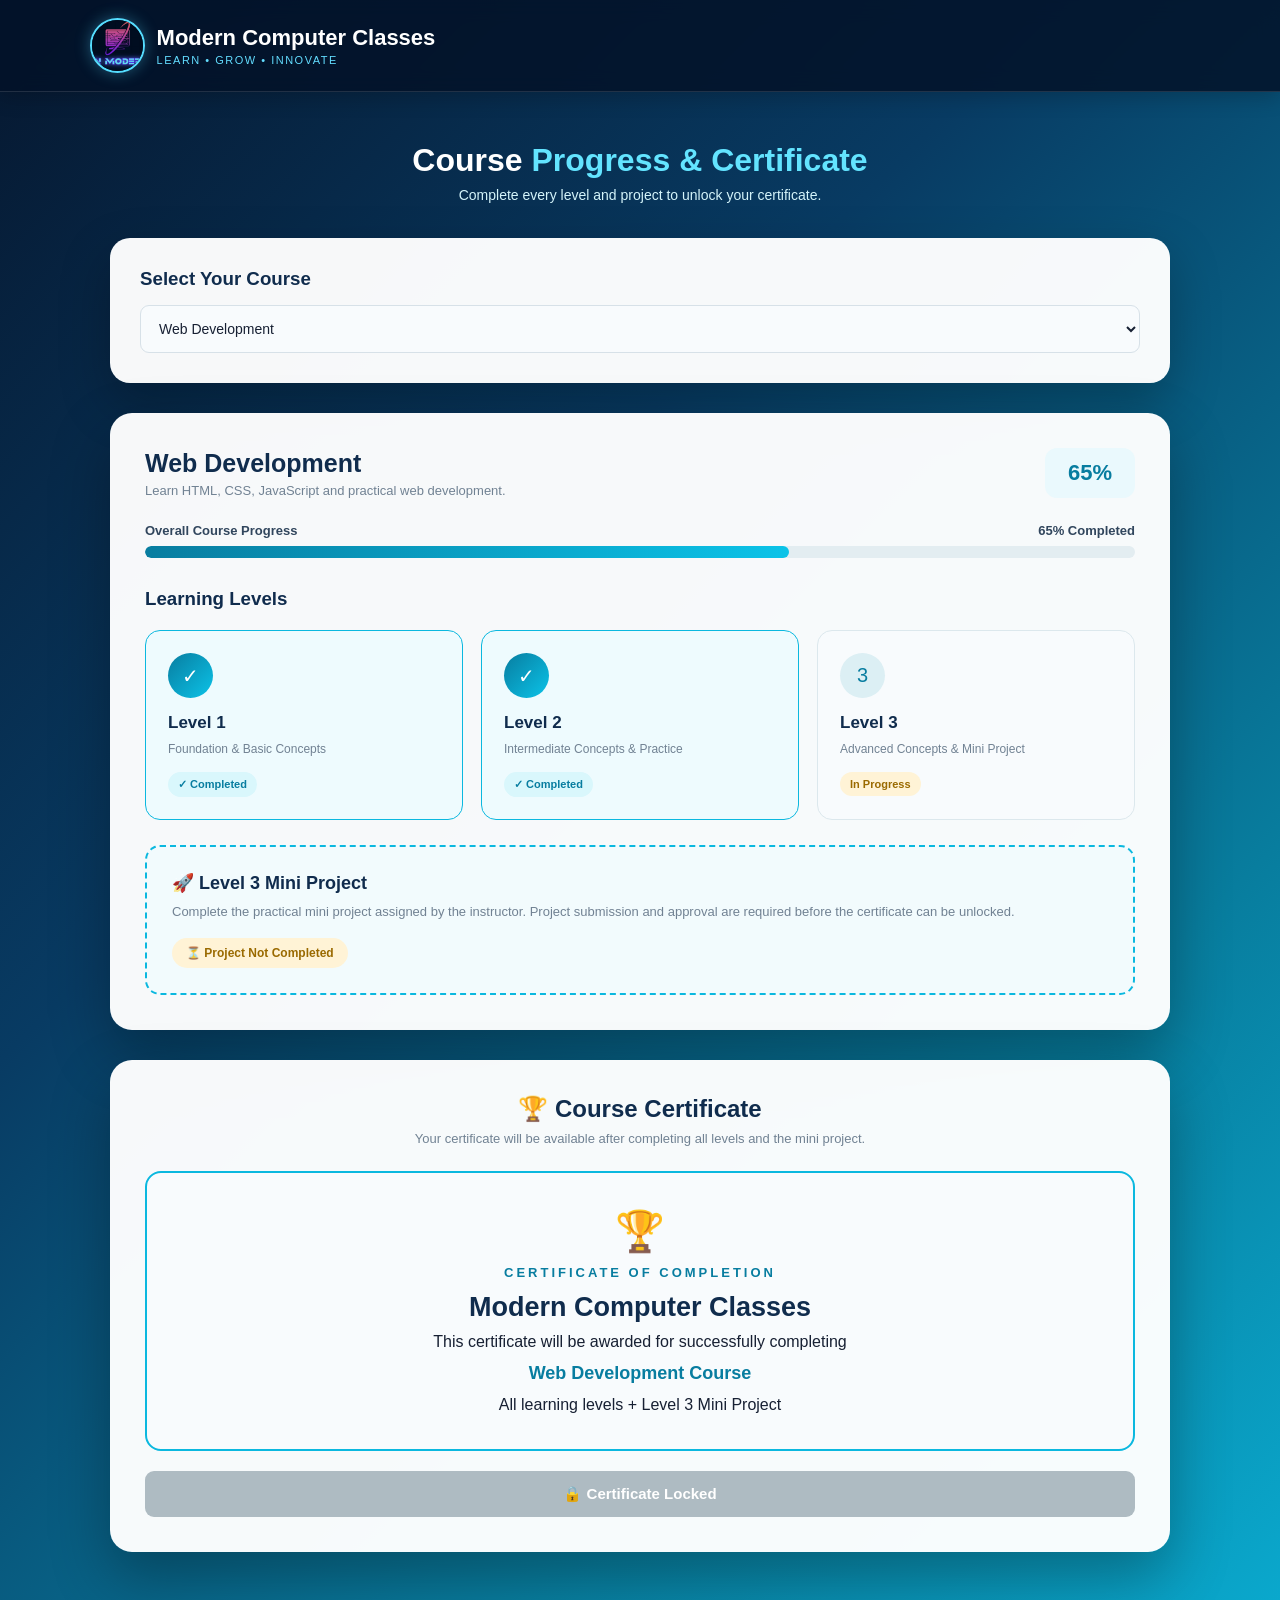
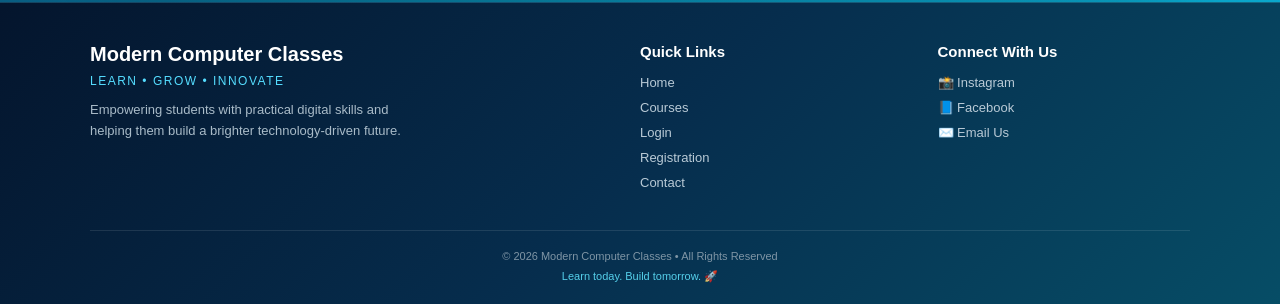
<file: dashboard.html>
<!DOCTYPE html>
<html lang="en">

<head>

    <meta charset="UTF-8">
    <meta name="viewport" content="width=device-width, initial-scale=1.0">

    <title>Certificate & Course Progress | Modern Computer Classes</title>

    <style>

        * {
            margin: 0;
            padding: 0;
            box-sizing: border-box;
        }

        body {
            font-family: Arial, Helvetica, sans-serif;
            min-height: 100vh;
            background: linear-gradient(
                135deg,
                #06172f,
                #083b63,
                #087d9e,
                #0bb9df
            );
            color: white;
        }


        /* ================= HEADER ================= */

        header {
            padding: 18px 7%;
            display: flex;
            align-items: center;

            background: rgba(3, 18, 40, 0.85);

            border-bottom: 1px solid rgba(255,255,255,0.12);

            box-shadow: 0 5px 20px rgba(0,0,0,0.2);

            backdrop-filter: blur(10px);
        }

        .brand {
            display: flex;
            align-items: center;
            gap: 12px;
        }

        .brand img {
            width: 55px;
            height: 55px;

            border-radius: 50%;

            object-fit: cover;

            border: 2px solid #55ddff;

            box-shadow: 0 0 15px rgba(85,221,255,0.35);
        }

        .brand h1 {
            font-size: 22px;
        }

        .brand p {
            margin-top: 3px;

            color: #63ddff;

            font-size: 11px;

            letter-spacing: 1.5px;
        }


        /* ================= MAIN ================= */

        .container {
            max-width: 1100px;

            margin: auto;

            padding: 50px 20px;
        }


        .page-heading {
            text-align: center;

            margin-bottom: 35px;
        }

        .page-heading h2 {
            font-size: 32px;

            color: white;

            margin-bottom: 8px;
        }

        .page-heading h2 span {
            color: #63e4ff;
        }

        .page-heading p {
            color: #d4f4fa;

            font-size: 14px;
        }


        /* ================= COURSE SELECT ================= */

        .course-selector {
            background: rgba(255,255,255,0.97);

            color: #172033;

            padding: 30px;

            border-radius: 20px;

            box-shadow: 0 20px 50px rgba(0,0,0,0.25);

            margin-bottom: 30px;
        }

        .course-selector h3 {
            color: #102c4d;

            margin-bottom: 15px;
        }

        .course-selector select {
            width: 100%;

            padding: 14px;

            border: 1px solid #d7e1e8;

            border-radius: 9px;

            background: #f8fbfd;

            color: #172033;

            font-size: 14px;

            outline: none;
        }

        .course-selector select:focus {
            border-color: #0bb8df;

            box-shadow: 0 0 0 3px rgba(11,184,223,0.12);
        }


        /* ================= COURSE CARD ================= */

        .course-card {
            background: rgba(255,255,255,0.97);

            color: #172033;

            padding: 35px;

            border-radius: 22px;

            box-shadow: 0 25px 60px rgba(0,0,0,0.3);

            margin-bottom: 30px;
        }


        .course-header {
            display: flex;

            justify-content: space-between;

            align-items: center;

            gap: 20px;

            margin-bottom: 25px;
        }

        .course-header h3 {
            font-size: 25px;

            color: #102c4d;
        }

        .course-header p {
            color: #718293;

            font-size: 13px;

            margin-top: 5px;
        }


        .percentage {
            min-width: 90px;

            text-align: center;

            padding: 12px;

            border-radius: 12px;

            background: #eaf9fd;

            color: #087da0;

            font-size: 22px;

            font-weight: bold;
        }


        /* ================= PROGRESS ================= */

        .progress-title {
            display: flex;

            justify-content: space-between;

            margin-bottom: 8px;

            font-size: 13px;

            font-weight: bold;

            color: #31465d;
        }

        .progress-bar {
            width: 100%;

            height: 12px;

            background: #e3edf1;

            border-radius: 20px;

            overflow: hidden;

            margin-bottom: 30px;
        }

        .progress-fill {
            height: 100%;

            width: 65%;

            background: linear-gradient(
                90deg,
                #087da0,
                #0bc3e8
            );

            border-radius: 20px;

            transition: 0.5s;
        }


        /* ================= LEVELS ================= */

        .levels {
            display: grid;

            grid-template-columns: repeat(3,1fr);

            gap: 18px;

            margin-top: 20px;
        }


        .level {
            border: 1px solid #dce8ed;

            border-radius: 15px;

            padding: 22px;

            background: #f8fbfd;

            position: relative;
        }


        .level.completed {
            border-color: #0bb8df;

            background: #eefbfe;
        }


        .level.locked {
            opacity: 0.65;
        }


        .level-icon {
            width: 45px;

            height: 45px;

            border-radius: 50%;

            display: flex;

            align-items: center;

            justify-content: center;

            background: #dceff4;

            color: #087da0;

            font-size: 20px;

            margin-bottom: 15px;
        }


        .completed .level-icon {
            background: linear-gradient(
                135deg,
                #087da0,
                #0bc3e8
            );

            color: white;
        }


        .level h4 {
            color: #102c4d;

            font-size: 17px;

            margin-bottom: 7px;
        }


        .level p {
            color: #718293;

            font-size: 12px;

            line-height: 1.5;
        }


        .status {
            display: inline-block;

            margin-top: 14px;

            padding: 6px 10px;

            border-radius: 20px;

            font-size: 11px;

            font-weight: bold;
        }


        .completed .status {
            background: #d9f7fc;

            color: #087da0;
        }


        .locked .status {
            background: #e9edf0;

            color: #718293;
        }


        /* ================= MINI PROJECT ================= */

        .project-box {

            margin-top: 25px;

            padding: 25px;

            border-radius: 15px;

            border: 2px dashed #0bb8df;

            background: #f2fbfd;
        }


        .project-box h4 {
            color: #102c4d;

            font-size: 18px;

            margin-bottom: 8px;
        }


        .project-box p {
            color: #718293;

            font-size: 13px;

            line-height: 1.6;

            margin-bottom: 15px;
        }


        .project-status {
            display: inline-block;

            padding: 8px 14px;

            border-radius: 20px;

            background: #fff3d6;

            color: #9a6a00;

            font-size: 12px;

            font-weight: bold;
        }


        /* ================= CERTIFICATE ================= */

        .certificate-section {

            background: rgba(255,255,255,0.97);

            color: #172033;

            padding: 35px;

            border-radius: 22px;

            box-shadow: 0 25px 60px rgba(0,0,0,0.3);

            text-align: center;
        }


        .certificate-section h3 {
            color: #102c4d;

            font-size: 24px;

            margin-bottom: 8px;
        }


        .certificate-section > p {
            color: #718293;

            font-size: 13px;

            margin-bottom: 25px;
        }


        .certificate-preview {

            border: 2px solid #0bb8df;

            border-radius: 16px;

            padding: 35px;

            background: #f8fbfd;

            margin-bottom: 20px;
        }


        .certificate-preview .trophy {
            font-size: 40px;

            margin-bottom: 10px;
        }


        .certificate-preview h4 {
            color: #087da0;

            font-size: 13px;

            letter-spacing: 3px;

            margin-bottom: 12px;
        }


        .certificate-preview h2 {
            color: #102c4d;

            font-size: 27px;

            margin-bottom: 10px;
        }


        .certificate-preview .course {
            color: #087da0;

            font-size: 18px;

            font-weight: bold;

            margin: 12px 0;
        }


        .certificate-button {

            width: 100%;

            padding: 14px;

            border: none;

            border-radius: 9px;

            background: linear-gradient(
                135deg,
                #087da0,
                #0bc3e8
            );

            color: white;

            font-size: 15px;

            font-weight: bold;

            cursor: pointer;

            transition: 0.3s;
        }


        .certificate-button:hover {

            transform: translateY(-3px);

            box-shadow: 0 10px 25px rgba(8,125,160,0.3);
        }


        .certificate-button.locked-button {

            background: #aebbc2;

            cursor: not-allowed;

            box-shadow: none;
        }


        /* ================= FOOTER ================= */

        .footer {

            background: linear-gradient(
                135deg,
                #04152d,
                #062d4d,
                #064d66
            );

            color: white;

            padding: 40px 7% 18px;

            border-top: 1px solid rgba(85,221,255,0.2);
        }


        .footer-content {

            max-width: 1100px;

            margin: auto;

            display: grid;

            grid-template-columns: 2fr 1fr 1fr;

            gap: 45px;
        }


        .footer-brand h2 {
            font-size: 20px;

            margin-bottom: 8px;
        }


        .footer-brand .tagline {

            color: #55ddff;

            font-size: 12px;

            letter-spacing: 1.5px;

            margin-bottom: 12px;
        }


        .footer-brand .description {

            color: #a9bbc8;

            font-size: 13px;

            line-height: 1.6;

            max-width: 330px;
        }


        .footer-column h3 {

            font-size: 15px;

            margin-bottom: 15px;
        }


        .footer-column a {

            display: block;

            margin-bottom: 10px;

            color: #b9cad6;

            text-decoration: none;

            font-size: 13px;
        }


        .footer-column a:hover {

            color: #55ddff;
        }


        .footer-bottom {

            max-width: 1100px;

            margin: 30px auto 0;

            padding-top: 17px;

            border-top: 1px solid rgba(255,255,255,0.1);

            text-align: center;
        }


        .footer-bottom p {

            color: #7f95a5;

            font-size: 11px;

            line-height: 1.6;
        }


        .footer-bottom .future-text {

            color: #55cfea;

            margin-top: 3px;
        }


        /* ================= MOBILE ================= */

        @media (max-width: 800px) {

            .container {
                padding: 35px 18px;
            }

            .course-header {
                flex-direction: column;

                align-items: flex-start;
            }

            .levels {
                grid-template-columns: 1fr;
            }

            .footer-content {
                grid-template-columns: 1fr;

                gap: 28px;
            }

            .footer-brand,
            .footer-column {
                text-align: center;
            }

            .footer-brand .description {
                margin: auto;
            }

            .footer-column a {
                margin-left: auto;

                margin-right: auto;

                width: fit-content;
            }

        }


        @media (max-width: 500px) {

            header {
                justify-content: center;

                text-align: center;
            }

            .brand h1 {
                font-size: 18px;
            }

            .brand img {
                width: 48px;

                height: 48px;
            }

            .course-card,
            .certificate-section,
            .course-selector {
                padding: 25px 20px;
            }

        }

    </style>

</head>


<body>


<!-- ================= HEADER ================= -->

<header>

    <div class="brand">

        <img src="images/logo.jpg"
             alt="Modern Computer Classes Logo">

        <div>

            <h1>Modern Computer Classes</h1>

            <p>LEARN • GROW • INNOVATE</p>

        </div>

    </div>

</header>



<!-- ================= MAIN ================= -->

<main class="container">


    <div class="page-heading">

        <h2>
            Course <span>Progress & Certificate</span>
        </h2>

        <p>
            Complete every level and project to unlock your certificate.
        </p>

    </div>



    <!-- ================= COURSE SELECT ================= -->

    <div class="course-selector">

        <h3>
            Select Your Course
        </h3>

        <select id="courseSelect"
                onchange="changeCourse()">

            <option value="web">
                Web Development
            </option>

            <option value="python">
                Python Programming
            </option>

            <option value="java">
                Java Programming
            </option>

            <option value="tally">
                Tally & Accounting
            </option>

            <option value="graphic">
                Graphic Design
            </option>

            <option value="mscit">
                MS-CIT
            </option>

        </select>

    </div>



    <!-- ================= COURSE PROGRESS ================= -->

    <div class="course-card">


        <div class="course-header">

            <div>

                <h3 id="courseName">
                    Web Development
                </h3>

                <p id="courseDescription">
                    Learn HTML, CSS, JavaScript and practical web development.
                </p>

            </div>


            <div class="percentage"
                 id="percentage">

                65%

            </div>

        </div>



        <div class="progress-title">

            <span>
                Overall Course Progress
            </span>

            <span id="progressText">
                65% Completed
            </span>

        </div>


        <div class="progress-bar">

            <div class="progress-fill"
                 id="progressFill">
            </div>

        </div>



        <!-- ================= LEVELS ================= -->

        <h3 style="color:#102c4d; margin-bottom:15px;">
            Learning Levels
        </h3>


        <div class="levels">


            <!-- LEVEL 1 -->

            <div class="level completed">

                <div class="level-icon">
                    ✓
                </div>

                <h4>
                    Level 1
                </h4>

                <p>
                    Foundation & Basic Concepts
                </p>

                <span class="status">
                    ✓ Completed
                </span>

            </div>



            <!-- LEVEL 2 -->

            <div class="level completed">

                <div class="level-icon">
                    ✓
                </div>

                <h4>
                    Level 2
                </h4>

                <p>
                    Intermediate Concepts & Practice
                </p>

                <span class="status">
                    ✓ Completed
                </span>

            </div>



            <!-- LEVEL 3 -->

            <div class="level">

                <div class="level-icon">
                    3
                </div>

                <h4>
                    Level 3
                </h4>

                <p>
                    Advanced Concepts & Mini Project
                </p>

                <span class="status"
                      style="background:#fff3d6;color:#9a6a00;">
                    In Progress
                </span>

            </div>


        </div>



        <!-- ================= MINI PROJECT ================= -->

        <div class="project-box">

            <h4>
                🚀 Level 3 Mini Project
            </h4>

            <p>
                Complete the practical mini project assigned by the
                instructor. Project submission and approval are required
                before the certificate can be unlocked.
            </p>

            <span class="project-status">
                ⏳ Project Not Completed
            </span>

        </div>


    </div>



    <!-- ================= CERTIFICATE ================= -->

    <div class="certificate-section">


        <h3>
            🏆 Course Certificate
        </h3>


        <p>
            Your certificate will be available after completing
            all levels and the mini project.
        </p>



        <div class="certificate-preview">

            <div class="trophy">
                🏆
            </div>

            <h4>
                CERTIFICATE OF COMPLETION
            </h4>

            <h2>
                Modern Computer Classes
            </h2>

            <p>
                This certificate will be awarded for successfully
                completing
            </p>

            <div class="course">
                Web Development Course
            </div>

            <p>
                All learning levels + Level 3 Mini Project
            </p>

        </div>



        <button
            class="certificate-button locked-button"
            id="certificateButton"
            disabled>

            🔒 Certificate Locked

        </button>


    </div>


</main>



<!-- ================= FOOTER ================= -->

<footer class="footer">


    <div class="footer-content">


        <div class="footer-brand">

            <h2>
                Modern Computer Classes
            </h2>

            <p class="tagline">
                LEARN • GROW • INNOVATE
            </p>

            <p class="description">
                Empowering students with practical digital
                skills and helping them build a brighter
                technology-driven future.
            </p>

        </div>



        <div class="footer-column">

            <h3>
                Quick Links
            </h3>

            <a href="index.html">
                Home
            </a>

            <a href="course.html">
                Courses
            </a>

            <a href="login.html">
                Login
            </a>

            <a href="registrationform.html">
                Registration
            </a>

            <a href="contact.html">
                Contact
            </a>

        </div>



        <div class="footer-column">

            <h3>
                Connect With Us
            </h3>

            <a href="https://www.instagram.com/"
               target="_blank">
                📸 Instagram
            </a>

            <a href="https://www.facebook.com/"
               target="_blank">
                📘 Facebook
            </a>

            <a href="mailto:moderncomputer@example.com">
                ✉️ Email Us
            </a>

        </div>


    </div>



    <div class="footer-bottom">

        <p>
            © 2026 Modern Computer Classes
            • All Rights Reserved
        </p>

        <p class="future-text">
            Learn today. Build tomorrow. 🚀
        </p>

    </div>


</footer>



<!-- ================= JAVASCRIPT ================= -->

<script>

    const courses = {

        web: {
            name: "Web Development",
            description:
                "Learn HTML, CSS, JavaScript and practical web development.",
            progress: 65
        },

        python: {
            name: "Python Programming",
            description:
                "Learn Python programming from basics to practical projects.",
            progress: 42
        },

        java: {
            name: "Java Programming",
            description:
                "Learn Java programming, OOP concepts and application development.",
            progress: 25
        },

        tally: {
            name: "Tally & Accounting",
            description:
                "Learn accounting fundamentals, Tally and business transactions.",
            progress: 78
        },

        graphic: {
            name: "Graphic Design",
            description:
                "Learn design principles, digital graphics and creative projects.",
            progress: 55
        },

        mscit: {
            name: "MS-CIT",
            description:
                "Develop essential computer, internet and digital skills.",
            progress: 90
        }

    };


    function changeCourse() {

        const selectedCourse =
            document.getElementById("courseSelect").value;

        const course =
            courses[selectedCourse];


        document.getElementById("courseName").innerText =
            course.name;


        document.getElementById("courseDescription").innerText =
            course.description;


        document.getElementById("percentage").innerText =
            course.progress + "%";


        document.getElementById("progressText").innerText =
            course.progress + "% Completed";


        document.getElementById("progressFill").style.width =
            course.progress + "%";


        document.querySelector(".certificate-preview .course")
            .innerText =
            course.name + " Course";


        updateCertificate(course.progress);

    }


    function updateCertificate(progress) {

        const button =
            document.getElementById("certificateButton");


        if (progress >= 100) {

            button.disabled = false;

            button.classList.remove("locked-button");

            button.innerHTML =
                "🏆 Download Certificate";

        } else {

            button.disabled = true;

            button.classList.add("locked-button");

            button.innerHTML =
                "🔒 Certificate Locked";

        }

    }


</script>


</body>

</html>
</file>
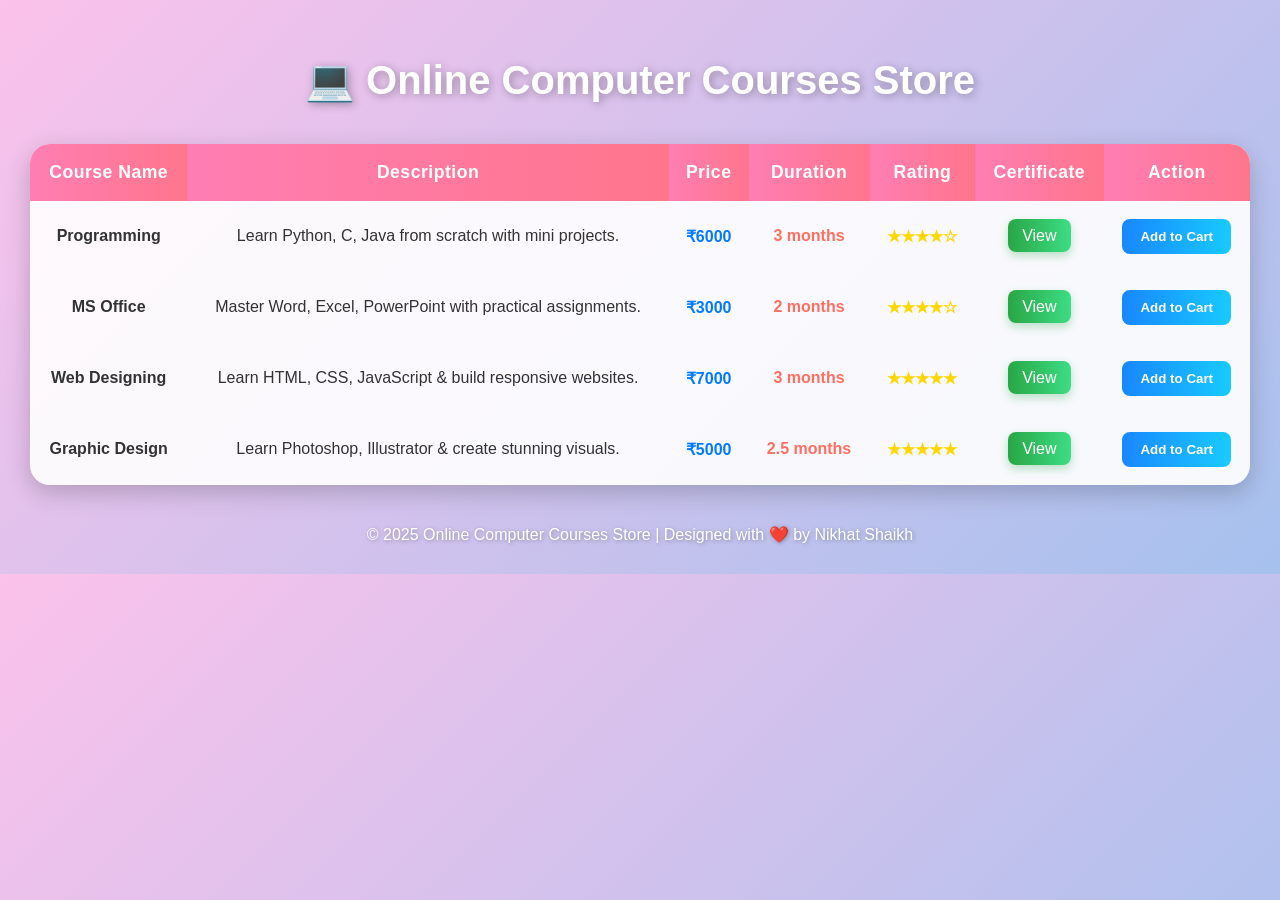
<file: gallery.html>
<!DOCTYPE html>
<html lang="en">
<head>
<meta charset="UTF-8">
<meta name="viewport" content="width=device-width, initial-scale=1.0">
<title>Online Computer Courses Store</title>
<style>
    body {
        font-family: 'Poppins', sans-serif;
        background: linear-gradient(135deg, #fbc2eb, #a6c1ee);
        margin: 0;
        padding: 30px;
        color: #333;
    }

    h1 {
        text-align: center;
        color: #fff;
        font-size: 2.5em;
        text-shadow: 2px 2px 8px rgba(0,0,0,0.3);
        margin-bottom: 40px;
        animation: fadeIn 1.2s ease-in-out;
    }

    @keyframes fadeIn {
        from { opacity: 0; transform: translateY(-10px); }
        to { opacity: 1; transform: translateY(0); }
    }

    table {
        width: 100%;
        border-collapse: collapse;
        background: rgba(255, 255, 255, 0.9);
        border-radius: 20px;
        overflow: hidden;
        box-shadow: 0 8px 25px rgba(0, 0, 0, 0.2);
        animation: slideUp 1s ease;
    }

    @keyframes slideUp {
        from { opacity: 0; transform: translateY(30px); }
        to { opacity: 1; transform: translateY(0); }
    }

    th, td {
        padding: 18px 15px;
        text-align: center;
    }

    th {
        background: linear-gradient(90deg, #ff7eb3, #ff758c);
        color: white;
        font-size: 1.1em;
        letter-spacing: 0.5px;
    }

    tr {
        transition: all 0.3s ease;
    }

    tr:hover {
        background: rgba(255, 255, 255, 0.6);
        box-shadow: 0 0 10px rgba(255, 120, 150, 0.4);
        transform: scale(1.01);
    }

    .price {
        color: #007bff;
        font-weight: bold;
    }

    .duration {
        color: #ff6f61;
        font-weight: bold;
    }

    .rating {
        color: #FFD700;
        font-weight: bold;
    }

    .certificate a {
        text-decoration: none;
        color: #fff;
        background: linear-gradient(90deg, #28a745, #3ddc84);
        padding: 8px 14px;
        border-radius: 8px;
        transition: all 0.3s;
        box-shadow: 0 4px 10px rgba(40, 167, 69, 0.3);
    }

    .certificate a:hover {
        background: linear-gradient(90deg, #3ddc84, #28a745);
        transform: scale(1.05);
    }

    .add-to-cart {
        background: linear-gradient(90deg, #007BFF, #00C6FF);
        color: white;
        border: none;
        padding: 10px 18px;
        border-radius: 8px;
        font-weight: bold;
        opacity: 0.9;
        transition: all 0.3s ease;
        cursor: not-allowed;
    }

    .add-to-cart:hover {
        opacity: 1;
        transform: scale(1.05);
        box-shadow: 0 0 15px rgba(0, 123, 255, 0.4);
    }

    footer {
        text-align: center;
        margin-top: 40px;
        color: #fff;
        font-weight: 500;
        text-shadow: 1px 1px 4px rgba(0,0,0,0.3);
    }
</style>
</head>
<body>

<h1>💻 Online Computer Courses Store</h1>

<table>
    <tr>
        <th>Course Name</th>
        <th>Description</th>
        <th>Price</th>
        <th>Duration</th>
        <th>Rating</th>
        <th>Certificate</th>
        <th>Action</th>
    </tr>

    <tr>
        <td><strong>Programming</strong></td>
        <td>Learn Python, C, Java from scratch with mini projects.</td>
        <td class="price">₹6000</td>
        <td class="duration">3 months</td>
        <td class="rating">★★★★☆</td>
        <td class="certificate"><a href="certificate.html" target="_blank">View</a></td>
        <td><button class="add-to-cart">Add to Cart</button></td>
    </tr>

    <tr>
        <td><strong>MS Office</strong></td>
        <td>Master Word, Excel, PowerPoint with practical assignments.</td>
        <td class="price">₹3000</td>
        <td class="duration">2 months</td>
        <td class="rating">★★★★☆</td>
        <td class="certificate"><a href="certificate.html" target="_blank">View</a></td>
        <td><button class="add-to-cart">Add to Cart</button></td>
    </tr>

    <tr>
        <td><strong>Web Designing</strong></td>
        <td>Learn HTML, CSS, JavaScript & build responsive websites.</td>
        <td class="price">₹7000</td>
        <td class="duration">3 months</td>
        <td class="rating">★★★★★</td>
        <td class="certificate"><a href="certificate.html" target="_blank">View</a></td>
        <td><button class="add-to-cart">Add to Cart</button></td>
    </tr>

    <tr>
        <td><strong>Graphic Design</strong></td>
        <td>Learn Photoshop, Illustrator & create stunning visuals.</td>
        <td class="price">₹5000</td>
        <td class="duration">2.5 months</td>
        <td class="rating">★★★★★</td>
        <td class="certificate"><a href="certificate.html" target="_blank">View</a></td>
        <td><button class="add-to-cart">Add to Cart</button></td>
    </tr>
</table>

<footer>
    © 2025 Online Computer Courses Store | Designed with ❤️ by Nikhat Shaikh
</footer>

</body>
</html>
</file>
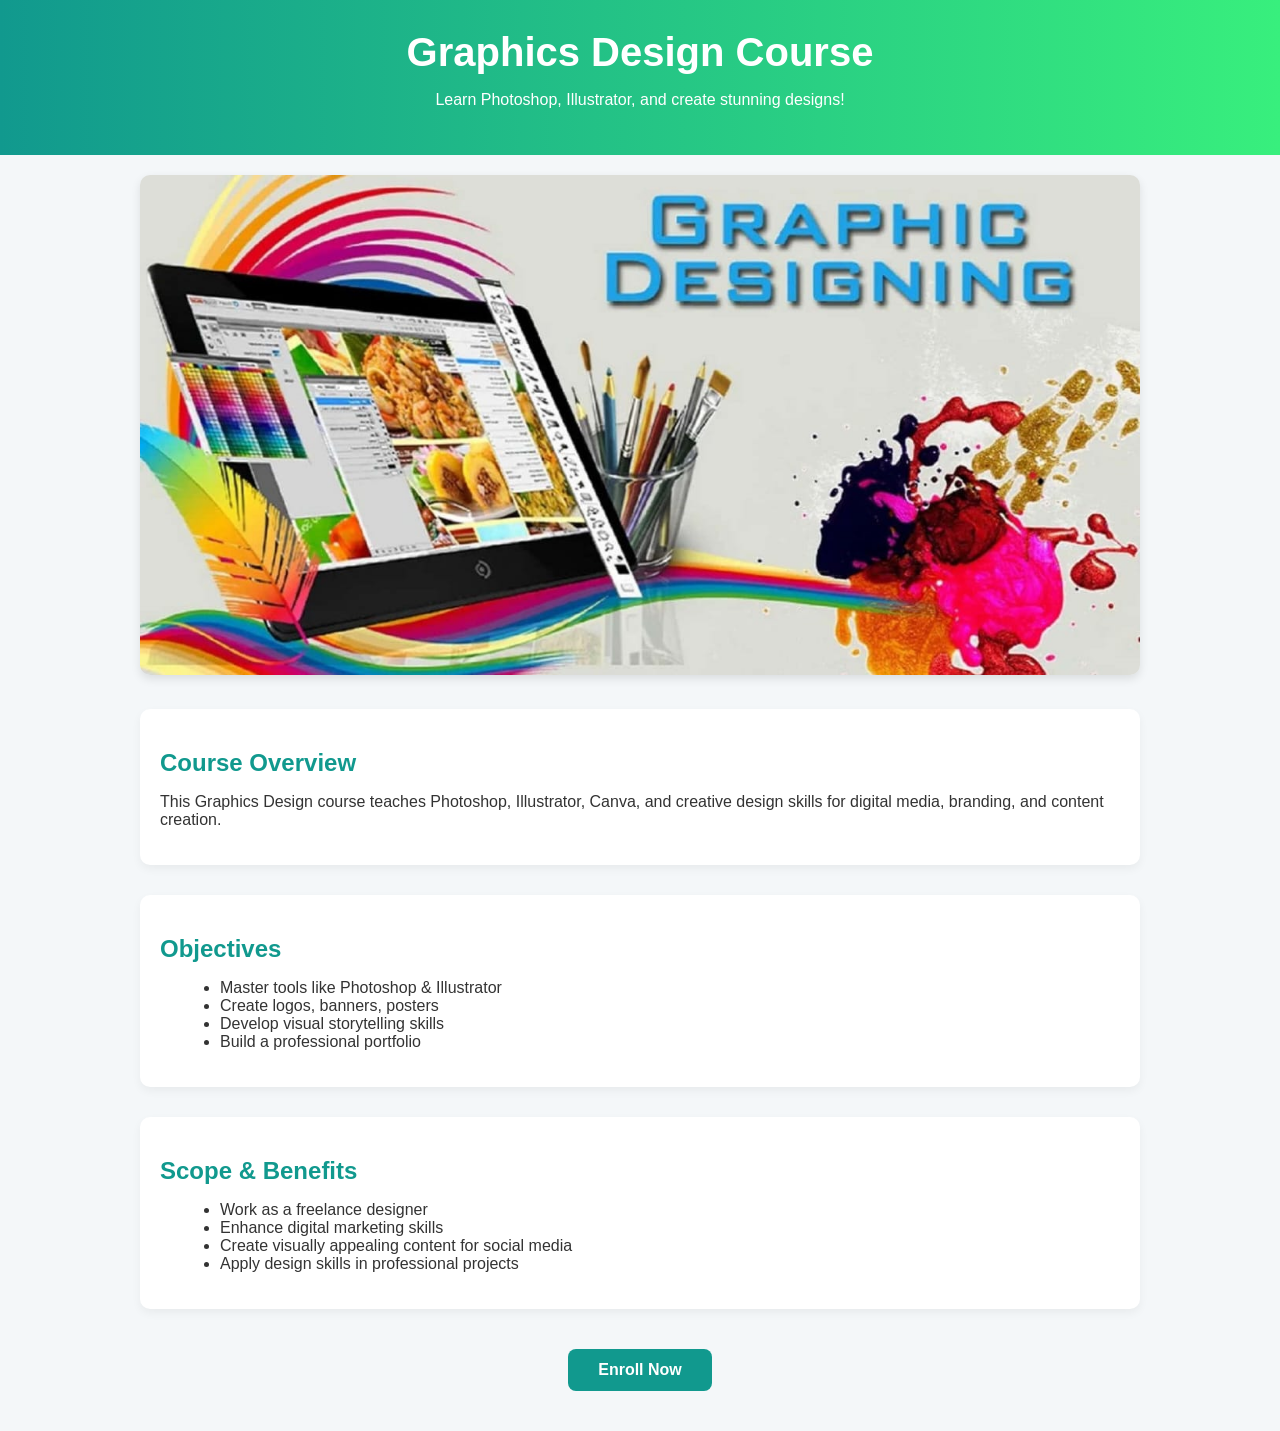
<file: graphics.html>
<!DOCTYPE html>
<html lang="en">
<head>
<meta charset="UTF-8">
<meta name="viewport" content="width=device-width, initial-scale=1.0">
<title>Graphics Design Course</title>
<style>
body {font-family: Arial, sans-serif; margin:0; padding:0; background:#f4f7f9; color:#333;}
header {background: linear-gradient(to right, #11998e, #38ef7d); color:white; padding:30px 0; text-align:center;}
header h1 {margin:0; font-size:2.5rem;}
.container {max-width:1000px; margin:20px auto; padding:0 20px;}
.course-banner img {width:100%; border-radius:10px; box-shadow:0 4px 10px rgba(0,0,0,0.1);}
.section {margin:30px 0; background:white; padding:20px; border-radius:10px; box-shadow:0 4px 10px rgba(0,0,0,0.05);}
.section h2 {color:#11998e; margin-bottom:15px;}
ul {margin-left:20px;}
.enroll-btn {display:inline-block; padding:12px 30px; background:#11998e; color:white; text-decoration:none; font-weight:bold; border-radius:8px; transition:0.3s;}
.enroll-btn:hover {background:#38ef7d; transform:scale(1.05);}
</style>
</head>
<body>

<header>
<h1>Graphics Design Course</h1>
<p>Learn Photoshop, Illustrator, and create stunning designs!</p>
</header>

<div class="container">

<div class="course-banner">
<img src="images/graphic desgning.jpg" alt="Graphics Design Banner">
</div>

<div class="section">
<h2>Course Overview</h2>
<p>This Graphics Design course teaches Photoshop, Illustrator, Canva, and creative design skills for digital media, branding, and content creation.</p>
</div>

<div class="section">
<h2>Objectives</h2>
<ul>
<li>Master tools like Photoshop & Illustrator</li>
<li>Create logos, banners, posters</li>
<li>Develop visual storytelling skills</li>
<li>Build a professional portfolio</li>
</ul>
</div>

<div class="section">
<h2>Scope & Benefits</h2>
<ul>
<li>Work as a freelance designer</li>
<li>Enhance digital marketing skills</li>
<li>Create visually appealing content for social media</li>
<li>Apply design skills in professional projects</li>
</ul>
</div>

<div style="text-align:center; margin:40px 0;">
<a href="paidform.html" class="enroll-btn">Enroll Now</a>
</div>

</div>
</body>
</html>
</file>
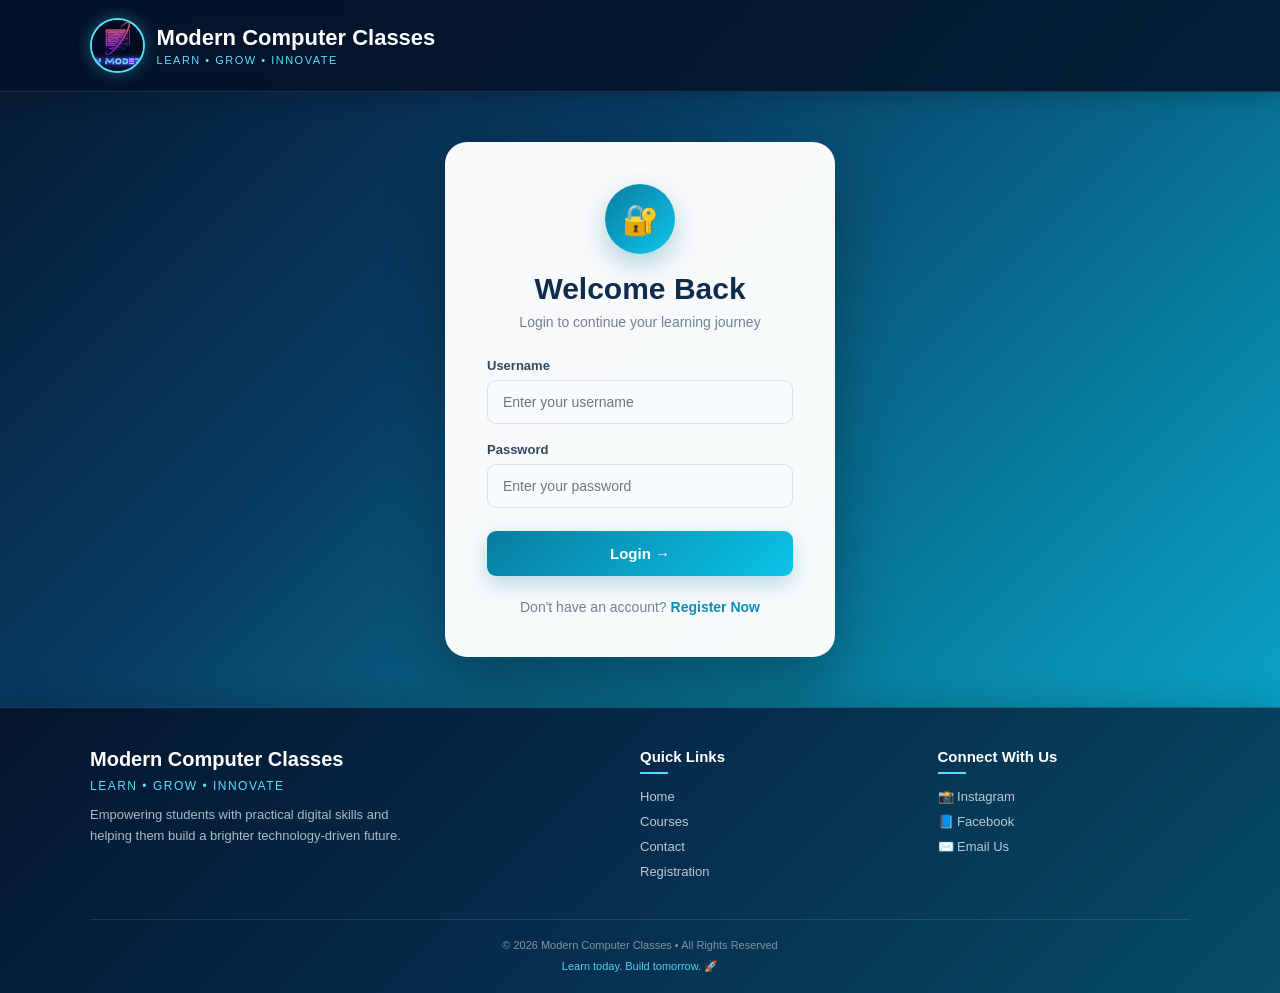
<file: login.html>
<!DOCTYPE html>
<html lang="en">

<head>

    <meta charset="UTF-8">
    <meta name="viewport" content="width=device-width, initial-scale=1.0">

    <title>Login | Modern Computer Classes</title>

    <style>

        /* =========================
           RESET
        ========================= */

        * {
            margin: 0;
            padding: 0;
            box-sizing: border-box;
        }


        /* =========================
           BODY
        ========================= */

        body {
            font-family: Arial, Helvetica, sans-serif;

            min-height: 100vh;

            display: flex;
            flex-direction: column;

            background:
                linear-gradient(
                    135deg,
                    #06172f,
                    #083b63,
                    #087d9e,
                    #0bb9df
                );

            color: white;
        }


        /* =========================
           HEADER
        ========================= */

        header {
            padding: 18px 7%;

            display: flex;
            align-items: center;
            justify-content: space-between;

            background: rgba(3, 18, 40, 0.85);

            border-bottom:
                1px solid rgba(255,255,255,0.12);

            box-shadow:
                0 5px 20px rgba(0,0,0,0.2);

            backdrop-filter: blur(10px);
        }

        .brand {
            display: flex;
            align-items: center;

            gap: 12px;
        }

        .brand img {
            width: 55px;
            height: 55px;

            border-radius: 50%;

            object-fit: cover;

            border: 2px solid #55ddff;

            box-shadow:
                0 0 15px rgba(85,221,255,0.35);
        }

        .brand h1 {
            font-size: 22px;
        }

        .brand p {
            margin-top: 3px;

            color: #63ddff;

            font-size: 11px;

            letter-spacing: 1.5px;
        }


        /* =========================
           MAIN
        ========================= */

        .login-container {

            flex: 1;

            display: flex;

            justify-content: center;

            align-items: center;

            padding: 50px 20px;
        }


        /* =========================
           LOGIN CARD
        ========================= */

        .login-box {

            width: 390px;

            padding: 42px;

            border-radius: 22px;

            background:
                rgba(255,255,255,0.97);

            color: #172033;

            box-shadow:
                0 25px 60px rgba(0,0,0,0.3);

            text-align: center;

            animation: cardAppear 0.7s ease;
        }


        @keyframes cardAppear {

            from {
                opacity: 0;
                transform: translateY(25px);
            }

            to {
                opacity: 1;
                transform: translateY(0);
            }

        }


        /* Login icon */

        .login-icon {

            width: 70px;
            height: 70px;

            margin: 0 auto 18px;

            display: flex;

            align-items: center;
            justify-content: center;

            border-radius: 50%;

            background:
                linear-gradient(
                    135deg,
                    #087da0,
                    #10c6eb
                );

            color: white;

            font-size: 30px;

            box-shadow:
                0 10px 25px rgba(8,125,160,0.3);
        }


        .login-box h2 {

            font-size: 30px;

            color: #102c4d;

            margin-bottom: 8px;
        }


        .login-subtitle {

            color: #718293;

            font-size: 14px;

            margin-bottom: 28px;
        }


        /* =========================
           INPUTS
        ========================= */

        .input-group {

            text-align: left;

            margin-bottom: 18px;
        }

        .input-group label {

            display: block;

            margin-bottom: 7px;

            color: #31465d;

            font-size: 13px;

            font-weight: bold;
        }

        .input-group input {

            width: 100%;

            padding: 13px 15px;

            border: 1px solid #d7e1e8;

            border-radius: 9px;

            outline: none;

            font-size: 14px;

            color: #172033;

            background: #f8fbfd;

            transition: 0.3s;
        }

        .input-group input:focus {

            border-color: #0bb8df;

            background: white;

            box-shadow:
                0 0 0 3px rgba(11,184,223,0.12);
        }


        /* =========================
           LOGIN BUTTON
        ========================= */

        .login-button {

            width: 100%;

            padding: 14px;

            margin-top: 5px;

            border: none;

            border-radius: 9px;

            background:
                linear-gradient(
                    135deg,
                    #087da0,
                    #0bc3e8
                );

            color: white;

            font-size: 15px;

            font-weight: bold;

            cursor: pointer;

            transition: 0.3s;

            box-shadow:
                0 8px 20px rgba(8,125,160,0.25);
        }

        .login-button:hover {

            transform: translateY(-3px);

            box-shadow:
                0 12px 25px rgba(8,125,160,0.35);
        }


        /* =========================
           REGISTER
        ========================= */

        .register-text {

            margin-top: 23px;

            color: #718293;

            font-size: 14px;
        }

        .register-text a {

            color: #078eb7;

            font-weight: bold;

            text-decoration: none;
        }

        .register-text a:hover {

            text-decoration: underline;
        }


        /* =========================
           PREMIUM FOOTER
        ========================= */

        .footer {

            background:
                linear-gradient(
                    135deg,
                    #04152d,
                    #062d4d,
                    #064d66
                );

            color: white;

            padding: 40px 7% 18px;

            border-top:
                1px solid rgba(85,221,255,0.2);

            box-shadow:
                0 -8px 30px rgba(0,0,0,0.15);
        }


        .footer-content {

            max-width: 1100px;

            margin: auto;

            display: grid;

            grid-template-columns:
                2fr 1fr 1fr;

            gap: 45px;
        }


        /* Footer Brand */

        .footer-brand h2 {

            font-size: 20px;

            margin-bottom: 8px;

            color: white;
        }

        .footer-brand .tagline {

            color: #55ddff;

            font-size: 12px;

            letter-spacing: 1.5px;

            margin-bottom: 12px;
        }

        .footer-brand .description {

            color: #a9bbc8;

            font-size: 13px;

            line-height: 1.6;

            max-width: 330px;
        }


        /* Footer Headings */

        .footer-column h3 {

            font-size: 15px;

            margin-bottom: 15px;

            color: #ffffff;

            position: relative;
        }


        .footer-column h3::after {

            content: "";

            display: block;

            width: 28px;

            height: 2px;

            background: #55ddff;

            margin-top: 7px;
        }


        /* Footer Links */

        .footer-column a {

            display: block;

            width: fit-content;

            margin-bottom: 10px;

            color: #b9cad6;

            text-decoration: none;

            font-size: 13px;

            transition: 0.3s;
        }


        .footer-column a:hover {

            color: #55ddff;

            transform: translateX(5px);
        }


        /* Footer Bottom */

        .footer-bottom {

            max-width: 1100px;

            margin: 30px auto 0;

            padding-top: 17px;

            border-top:
                1px solid rgba(255,255,255,0.1);

            text-align: center;
        }


        .footer-bottom p {

            color: #7f95a5;

            font-size: 11px;

            line-height: 1.6;
        }


        .footer-bottom .future-text {

            color: #55cfea;

            margin-top: 3px;
        }


        /* =========================
           MOBILE
        ========================= */

        @media (max-width: 600px) {

            header {

                justify-content: center;

                text-align: center;
            }

            .brand h1 {

                font-size: 18px;
            }

            .brand img {

                width: 48px;
                height: 48px;
            }

            .login-container {

                padding: 35px 18px;
            }

            .login-box {

                width: 100%;

                padding: 32px 24px;
            }

            .login-box h2 {

                font-size: 26px;
            }


            /* Footer Mobile */

            .footer {

                padding: 35px 8% 18px;
            }

            .footer-content {

                grid-template-columns: 1fr;

                gap: 28px;
            }

            .footer-brand {

                text-align: center;
            }

            .footer-brand .description {

                margin: auto;
            }

            .footer-column {

                text-align: center;
            }

            .footer-column h3::after {

                margin-left: auto;

                margin-right: auto;
            }

            .footer-column a {

                margin-left: auto;

                margin-right: auto;
            }

        }

    </style>

</head>


<body>


    <!-- =========================
         HEADER
    ========================= -->

    <header>

        <div class="brand">

            <img
                src="images/logo.jpg"
                alt="Modern Computer Classes Logo"
            >

            <div>

                <h1>Modern Computer Classes</h1>

                <p>LEARN • GROW • INNOVATE</p>

            </div>

        </div>

    </header>


    <!-- =========================
         LOGIN
    ========================= -->

    <main class="login-container">

        <div class="login-box">

            <div class="login-icon">
                🔐
            </div>

            <h2>Welcome Back</h2>

            <p class="login-subtitle">
                Login to continue your learning journey
            </p>


            <form>

                <div class="input-group">

                    <label for="username">
                        Username
                    </label>

                    <input
                        type="text"
                        id="username"
                        placeholder="Enter your username"
                        required
                    >

                </div>


                <div class="input-group">

                    <label for="password">
                        Password
                    </label>

                    <input
                        type="password"
                        id="password"
                        placeholder="Enter your password"
                        required
                    >

                </div>


                <button
                    type="submit"
                    class="login-button"
                >
                    Login →
                </button>

            </form>


            <p class="register-text">

                Don't have an account?

                <a href="registrationform.html">
                    Register Now
                </a>

            </p>

        </div>

    </main>


    <!-- =========================
         PREMIUM FOOTER
    ========================= -->

    <footer class="footer">

        <div class="footer-content">


            <!-- Brand -->

            <div class="footer-brand">

                <h2>Modern Computer Classes</h2>

                <p class="tagline">
                    LEARN • GROW • INNOVATE
                </p>

                <p class="description">
                    Empowering students with practical digital
                    skills and helping them build a brighter
                    technology-driven future.
                </p>

            </div>


            <!-- Quick Links -->

            <div class="footer-column">

                <h3>Quick Links</h3>

                <a href="index.html">
                    Home
                </a>

                <a href="course.html">
                    Courses
                </a>

                <a href="contact.html">
                    Contact
                </a>

                <a href="registrationform.html">
                    Registration
                </a>

            </div>


            <!-- Connect -->

            <div class="footer-column">

                <h3>Connect With Us</h3>

                <a
                    href="https://www.instagram.com/"
                    target="_blank"
                >
                    📸 Instagram
                </a>

                <a
                    href="https://www.facebook.com/"
                    target="_blank"
                >
                    📘 Facebook
                </a>

                <a
                    href="mailto:moderncomputer@example.com"
                >
                    ✉️ Email Us
                </a>

            </div>

        </div>


        <!-- Bottom -->

        <div class="footer-bottom">

            <p>
                © 2026 Modern Computer Classes
                • All Rights Reserved
            </p>

            <p class="future-text">
                Learn today. Build tomorrow. 🚀
            </p>

        </div>

    </footer>


</body>

</html>
</file>
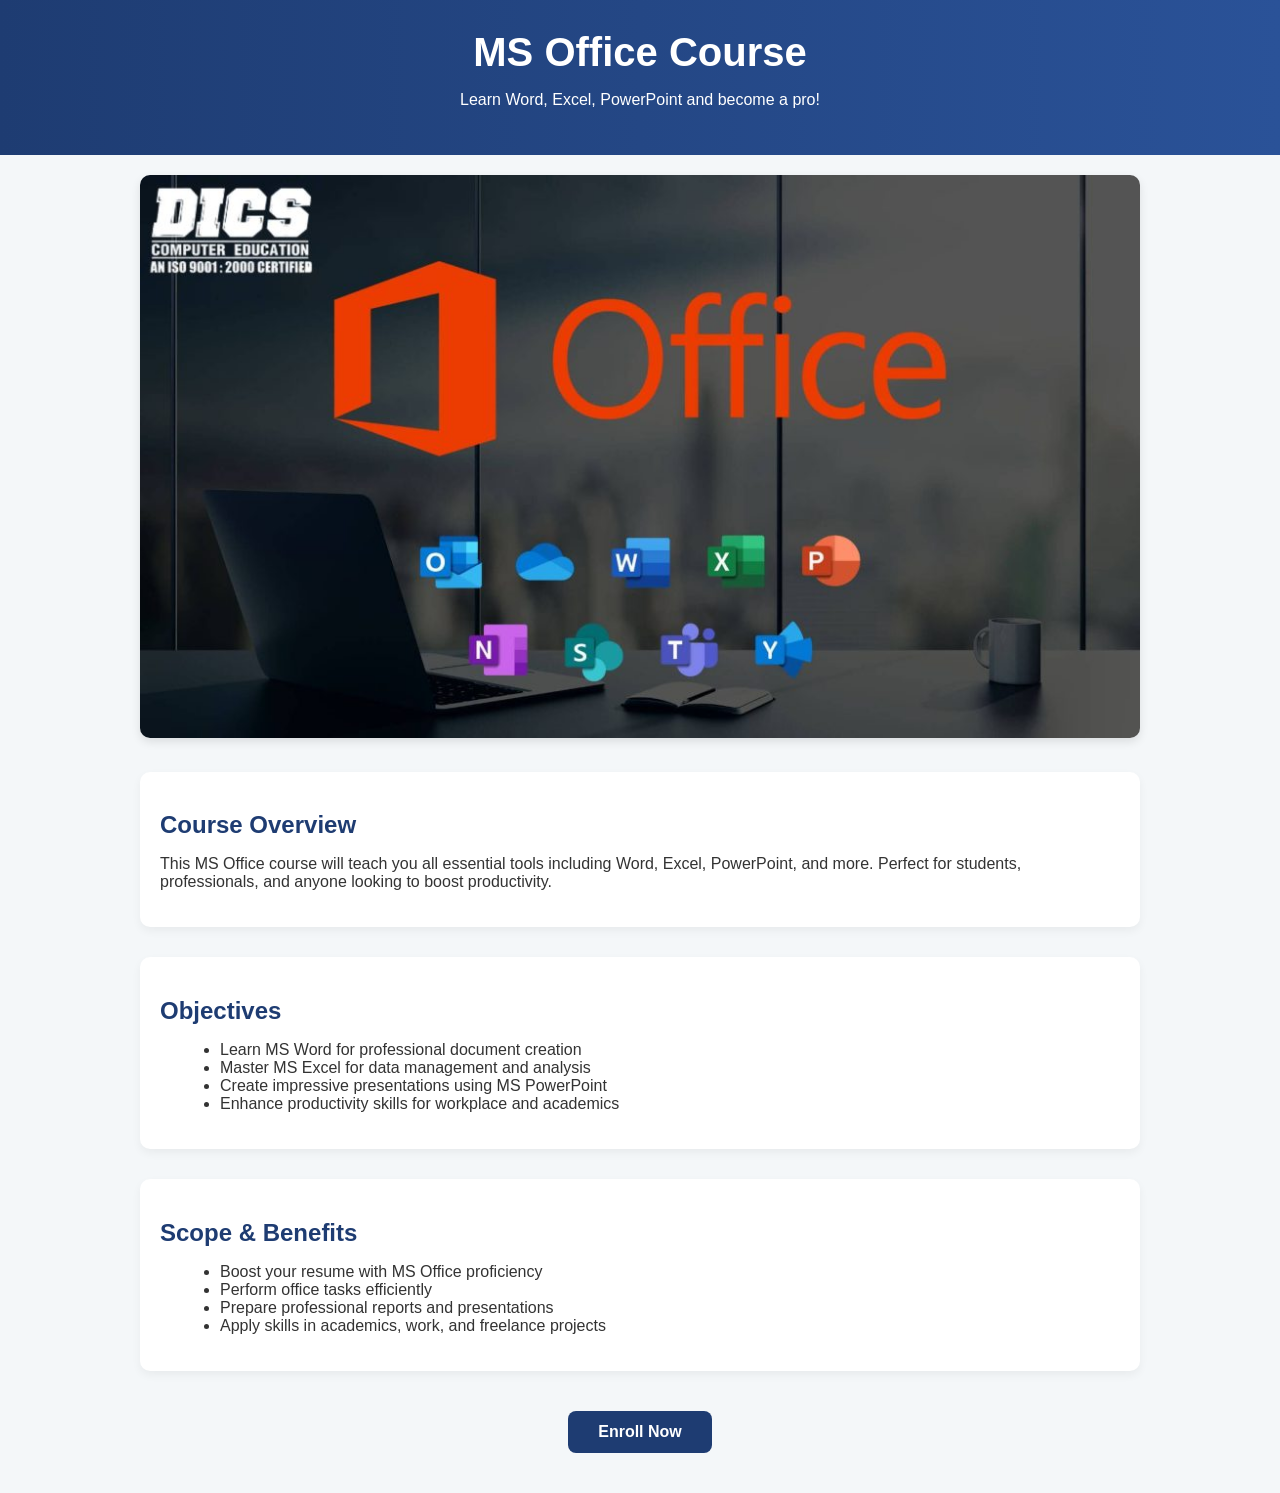
<file: msoffice.html>
<!DOCTYPE html>
<html lang="en">
<head>
  <meta charset="UTF-8">
  <meta name="viewport" content="width=device-width, initial-scale=1.0">
  <title>MS Office Course</title>
  <style>
    body {
      font-family: Arial, sans-serif;
      margin: 0;
      padding: 0;
      background: #f4f7f9;
      color: #333;
    }

    header {
      background: linear-gradient(to right, #1e3c72, #2a5298);
      color: white;
      padding: 30px 0;
      text-align: center;
    }

    header h1 {
      margin: 0;
      font-size: 2.5rem;
    }

    .container {
      max-width: 1000px;
      margin: 20px auto;
      padding: 0 20px;
    }

    .course-banner img {
      width: 100%;
      border-radius: 10px;
      box-shadow: 0 4px 10px rgba(0,0,0,0.1);
    }

    .section {
      margin: 30px 0;
      background: white;
      padding: 20px;
      border-radius: 10px;
      box-shadow: 0 4px 10px rgba(0,0,0,0.05);
    }

    .section h2 {
      color: #1e3c72;
      margin-bottom: 15px;
    }

    ul {
      margin-left: 20px;
    }

    .enroll-btn {
      display: inline-block;
      padding: 12px 30px;
      background: #1e3c72;
      color: white;
      text-decoration: none;
      font-weight: bold;
      border-radius: 8px;
      transition: 0.3s;
    }

    .enroll-btn:hover {
      background: #2a5298;
      transform: scale(1.05);
    }
  </style>
</head>
<body>

<header>
  <h1>MS Office Course</h1>
  <p>Learn Word, Excel, PowerPoint and become a pro!</p>
</header>

<div class="container">

  <div class="course-banner">
    <img src="images/mscit.jpg" alt="MS Office Course Banner">
  </div>

  <div class="section">
    <h2>Course Overview</h2>
    <p>This MS Office course will teach you all essential tools including Word, Excel, PowerPoint, and more. Perfect for students, professionals, and anyone looking to boost productivity.</p>
  </div>

  <div class="section">
    <h2>Objectives</h2>
    <ul>
      <li>Learn MS Word for professional document creation</li>
      <li>Master MS Excel for data management and analysis</li>
      <li>Create impressive presentations using MS PowerPoint</li>
      <li>Enhance productivity skills for workplace and academics</li>
    </ul>
  </div>

  <div class="section">
    <h2>Scope & Benefits</h2>
    <ul>
      <li>Boost your resume with MS Office proficiency</li>
      <li>Perform office tasks efficiently</li>
      <li>Prepare professional reports and presentations</li>
      <li>Apply skills in academics, work, and freelance projects</li>
    </ul>
  </div>

  <div style="text-align:center; margin:40px 0;">
    <a href="paidform.html" class="enroll-btn">Enroll Now</a>
  </div>

</div>

</body>
</html>
</file>
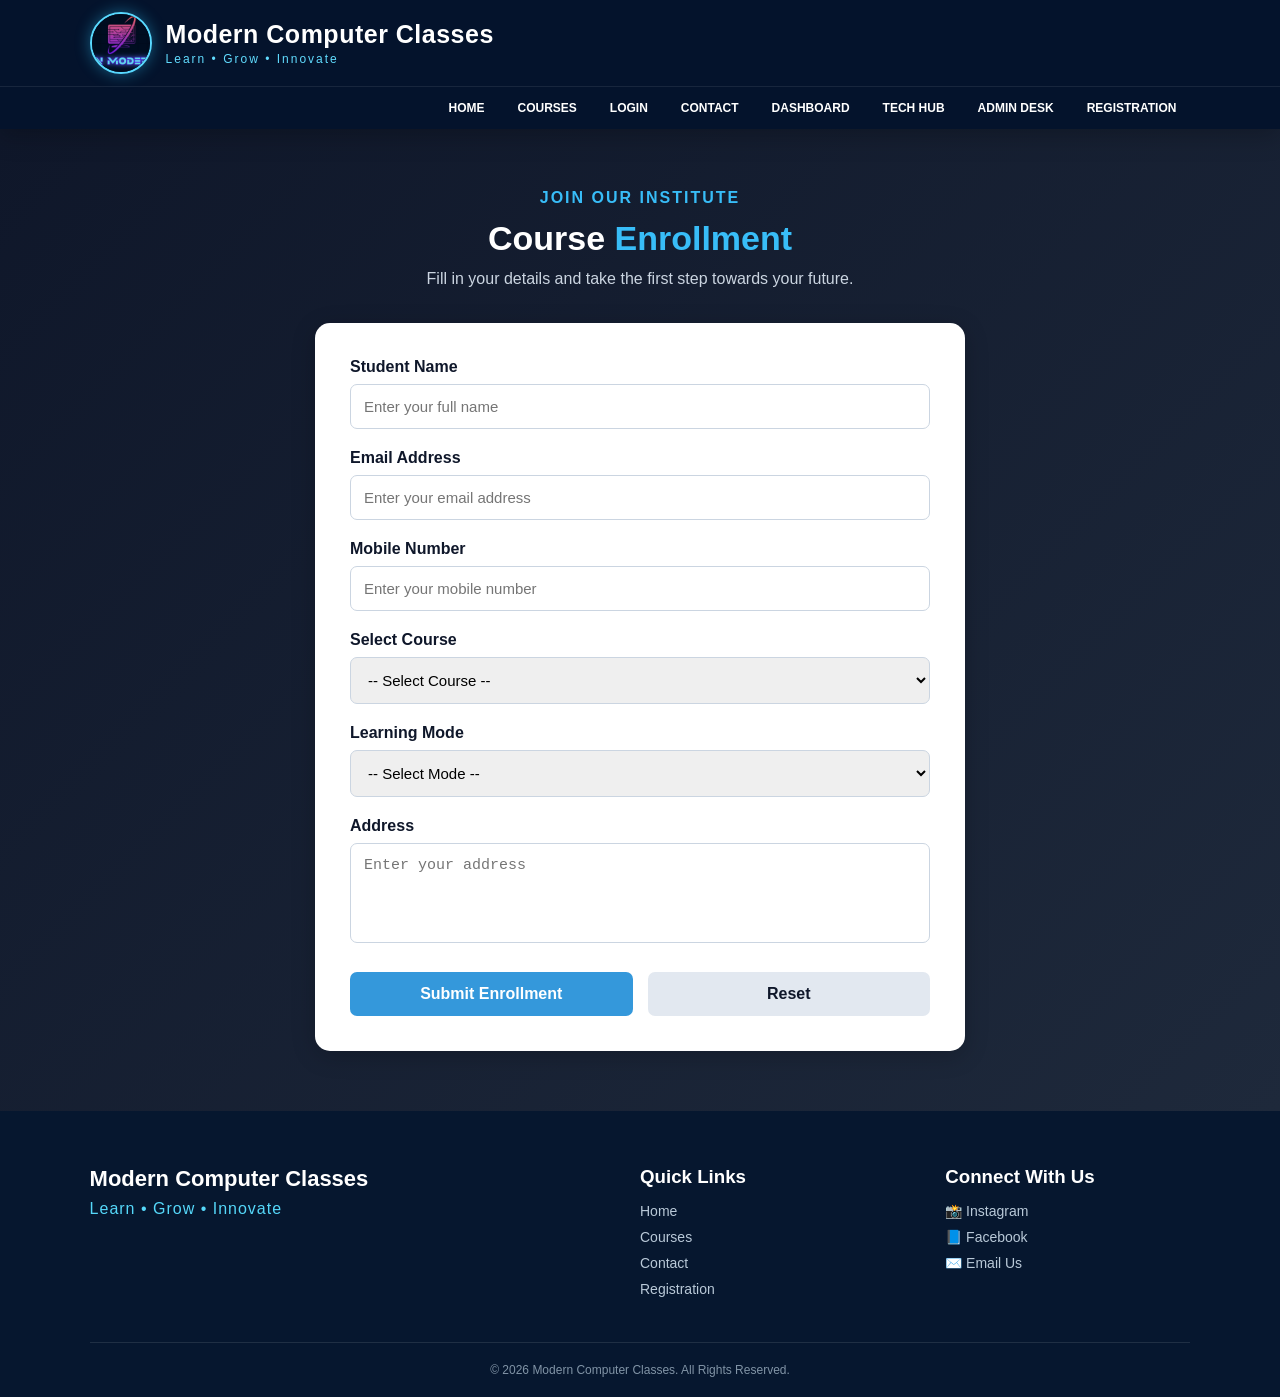
<file: paidform.html>
<!DOCTYPE html>
<html lang="en">

<head>

    <meta charset="UTF-8">
    <meta name="viewport" content="width=device-width, initial-scale=1.0">

    <title>Course Enrollment - Modern Computer Classes</title>

    <link rel="stylesheet" href="style.css">

    <style>

        body {
            background: #0f172a;
        }

        /* ENROLLMENT SECTION */

        .enroll-section {
            padding: 60px 20px;
            background: linear-gradient(135deg, #0f172a, #1e293b);
        }

        /* HEADING */

        .enroll-heading {
            text-align: center;
            margin-bottom: 35px;
        }

        .enroll-heading span {
            color: #38bdf8;
            font-weight: bold;
            letter-spacing: 2px;
        }

        .enroll-heading h2 {
            color: white;
            font-size: 34px;
            margin: 12px 0;
        }

        .enroll-heading h2 strong {
            color: #38bdf8;
        }

        .enroll-heading p {
            color: #cbd5e1;
        }

        /* FORM CONTAINER */

        .enroll-container {
            max-width: 650px;
            margin: auto;
            background: white;
            padding: 35px;
            border-radius: 15px;
            box-shadow: 0 5px 25px rgba(0,0,0,0.2);
        }

        /* FORM GROUP */

        .form-group {
            margin-bottom: 20px;
        }

        .form-group label {
            display: block;
            margin-bottom: 8px;
            color: #0f172a;
            font-weight: bold;
        }

        /* INPUT FIELDS */

        .form-group input,
        .form-group select,
        .form-group textarea {
            width: 100%;
            padding: 13px;
            border: 1px solid #cbd5e1;
            border-radius: 7px;
            font-size: 15px;
            box-sizing: border-box;
            outline: none;
        }

        .form-group textarea {
            height: 100px;
            resize: none;
        }

        .form-group input:focus,
        .form-group select:focus,
        .form-group textarea:focus {
            border-color: #3498db;
        }

        /* BUTTONS */

        .form-buttons {
            display: flex;
            gap: 15px;
            margin-top: 25px;
        }

        .form-buttons button {
            flex: 1;
            padding: 13px;
            border: none;
            border-radius: 7px;
            font-size: 16px;
            cursor: pointer;
            font-weight: bold;
        }

        .submit-btn {
            background: #3498db;
            color: white;
        }

        .submit-btn:hover {
            background: #2176b5;
        }

        .reset-btn {
            background: #e2e8f0;
            color: #0f172a;
        }

        .reset-btn:hover {
            background: #cbd5e1;
        }

        /* RESPONSIVE */

        @media(max-width: 600px) {

            .enroll-container {
                padding: 22px;
            }

            .enroll-heading h2 {
                font-size: 27px;
            }

            .form-buttons {
                flex-direction: column;
            }

        }

    </style>

</head>

<body>

    <!-- HEADER -->

    <header>

        <div class="top-header">

            <div class="logo">

                <img src="images/logo.jpg" alt="Modern Computer Classes Logo">

                <div>
                    <h1>Modern Computer Classes</h1>
                    <p>Learn • Grow • Innovate</p>
                </div>

            </div>

        </div>


        <!-- NAVIGATION -->

        <nav>

            <ul>

                <li><a href="index.html">Home</a></li>

                <li><a href="course.html">Courses</a></li>

                <li><a href="login.html">Login</a></li>

                <li><a href="contact.html">Contact</a></li>

                <li><a href="dashboard.html">dashboard</a></li>

                <li><a href="gallery.html">Tech Hub</a></li>

                <li><a href="admin.html">admin desk</a></li>

                <li><a href="registrationform.html">Registration</a></li>

            </ul>

        </nav>

    </header>


    <!-- ENROLLMENT SECTION -->

    <section class="enroll-section">

        <div class="enroll-heading">

            <span>JOIN OUR INSTITUTE</span>

            <h2>Course <strong>Enrollment</strong></h2>

            <p>
                Fill in your details and take the first step towards your future.
            </p>

        </div>


        <!-- ENROLLMENT FORM -->

        <div class="enroll-container">

            <form action="#" method="get">

                <div class="form-group">

                    <label>Student Name</label>

                    <input type="text" name="studentname"
                    placeholder="Enter your full name" required>

                </div>


                <div class="form-group">

                    <label>Email Address</label>

                    <input type="email" name="email"
                    placeholder="Enter your email address" required>

                </div>


                <div class="form-group">

                    <label>Mobile Number</label>

                    <input type="tel" name="mobile"
                    placeholder="Enter your mobile number"
                    pattern="[0-9]{10}" maxlength="10" required>

                </div>


                <div class="form-group">

                    <label>Select Course</label>

                    <select name="course" required>

                        <option value="">-- Select Course --</option>

                        <option>MS Office</option>

                        <option>Programming</option>

                        <option>Graphic Design</option>

                        <option>Web Development</option>

                    </select>

                </div>


                <div class="form-group">

                    <label>Learning Mode</label>

                    <select name="mode" required>

                        <option value="">-- Select Mode --</option>

                        <option>Online</option>

                        <option>Offline</option>

                    </select>

                </div>


                <div class="form-group">

                    <label>Address</label>

                    <textarea name="address"
                    placeholder="Enter your address" required></textarea>

                </div>


                <div class="form-buttons">

                    <button type="submit" class="submit-btn">
                        Submit Enrollment
                    </button>

                    <button type="reset" class="reset-btn">
                        Reset
                    </button>

                </div>

            </form>

        </div>

    </section>


    <!-- FOOTER -->

    <footer>

        <div class="footer-content">

            <div class="footer-brand">

                <h2>Modern Computer Classes</h2>

                <p>
                    Learn • Grow • Innovate
                </p>

            </div>


            <div class="footer-links">

                <h3>Quick Links</h3>

                <a href="index.html">Home</a>

                <a href="course.html">Courses</a>

                <a href="contact.html">Contact</a>

                <a href="registrationform.html">Registration</a>

            </div>


            <div class="footer-links">

                <h3>Connect With Us</h3>

                <a href="https://www.instagram.com/" target="_blank">
                    📸 Instagram
                </a>

                <a href="https://www.facebook.com/" target="_blank">
                    📘 Facebook
                </a>

                <a href="mailto:moderncomputer@example.com">
                    ✉️ Email Us
                </a>

            </div>

        </div>


        <div class="copyright">

            <p>
                © 2026 Modern Computer Classes.
                All Rights Reserved.
            </p>

        </div>

    </footer>

</body>

</html>
</file>
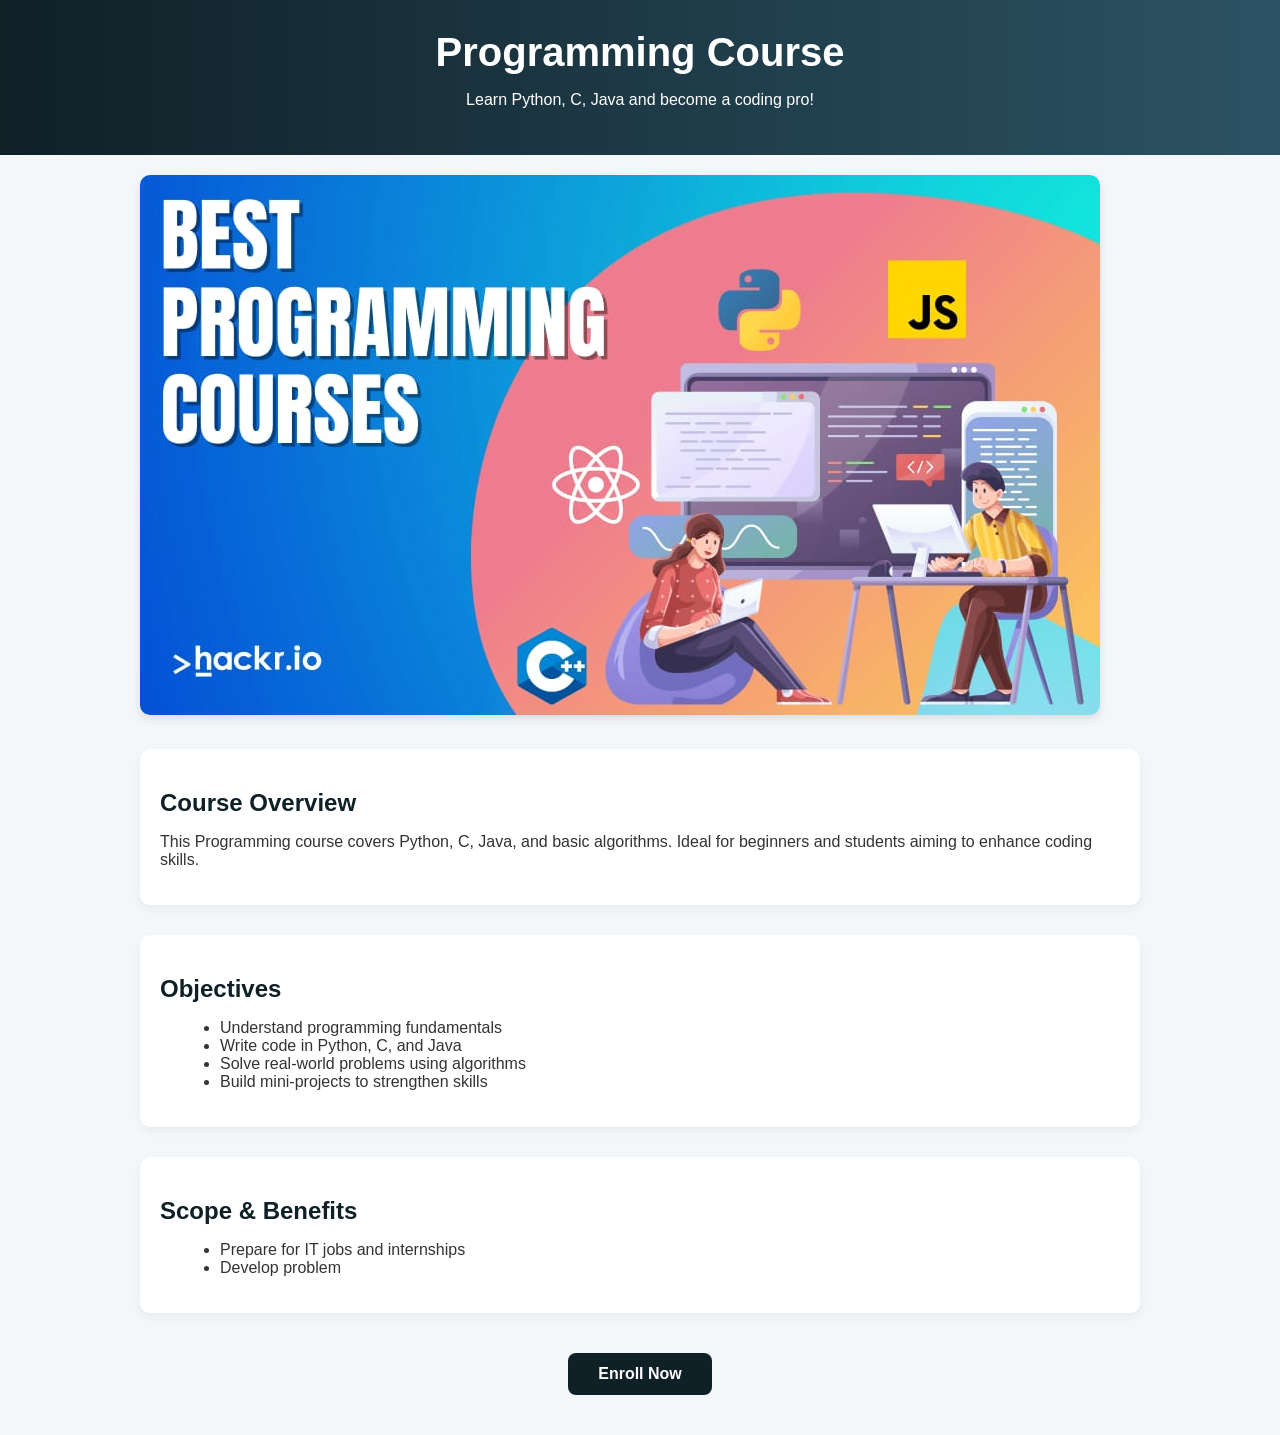
<file: programming.html>
<!DOCTYPE html>
<html lang="en">
<head>
<meta charset="UTF-8">
<meta name="viewport" content="width=device-width, initial-scale=1.0">
<title>Programming Course</title>
<style>
body {font-family: Arial, sans-serif; margin:0; padding:0; background:#f4f7f9; color:#333;}
header {background: linear-gradient(to right, #0f2027, #2c5364); color:white; padding:30px 0; text-align:center;}
header h1 {margin:0; font-size:2.5rem;}
.container {max-width:1000px; margin:20px auto; padding:0 20px;}
.course-banner img {width: 50px%; border-radius:10px; box-shadow:0 4px 10px rgba(0,0,0,0.1);}
.section {margin:30px 0; background:white; padding:20px; border-radius:10px; box-shadow:0 4px 10px rgba(0,0,0,0.05);}
.section h2 {color:#0f2027; margin-bottom:15px;}
ul {margin-left:20px;}
.enroll-btn {display:inline-block; padding:12px 30px; background:#0f2027; color:white; text-decoration:none; font-weight:bold; border-radius:8px; transition:0.3s;}
.enroll-btn:hover {background:#2c5364; transform:scale(1.05);}
</style>
</head>
<body>

<header>
<h1>Programming Course</h1>
<p>Learn Python, C, Java and become a coding pro!</p>
</header>

<div class="container">

<div class="course-banner">
<img src="images/programming.jpg" alt="Programming Course Banner">
</div>

<div class="section">
<h2>Course Overview</h2>
<p>This Programming course covers Python, C, Java, and basic algorithms. Ideal for beginners and students aiming to enhance coding skills.</p>
</div>

<div class="section">
<h2>Objectives</h2>
<ul>
<li>Understand programming fundamentals</li>
<li>Write code in Python, C, and Java</li>
<li>Solve real-world problems using algorithms</li>
<li>Build mini-projects to strengthen skills</li>
</ul>
</div>

<div class="section">
<h2>Scope & Benefits</h2>
<ul>
<li>Prepare for IT jobs and internships</li>
<li>Develop problem</li>
</ul>
</div>
<div style="text-align:center; margin:40px 0;">
<a href="paidform.html" class="enroll-btn">Enroll Now</a>
</div>

</div>
</body>
</html>
</file>
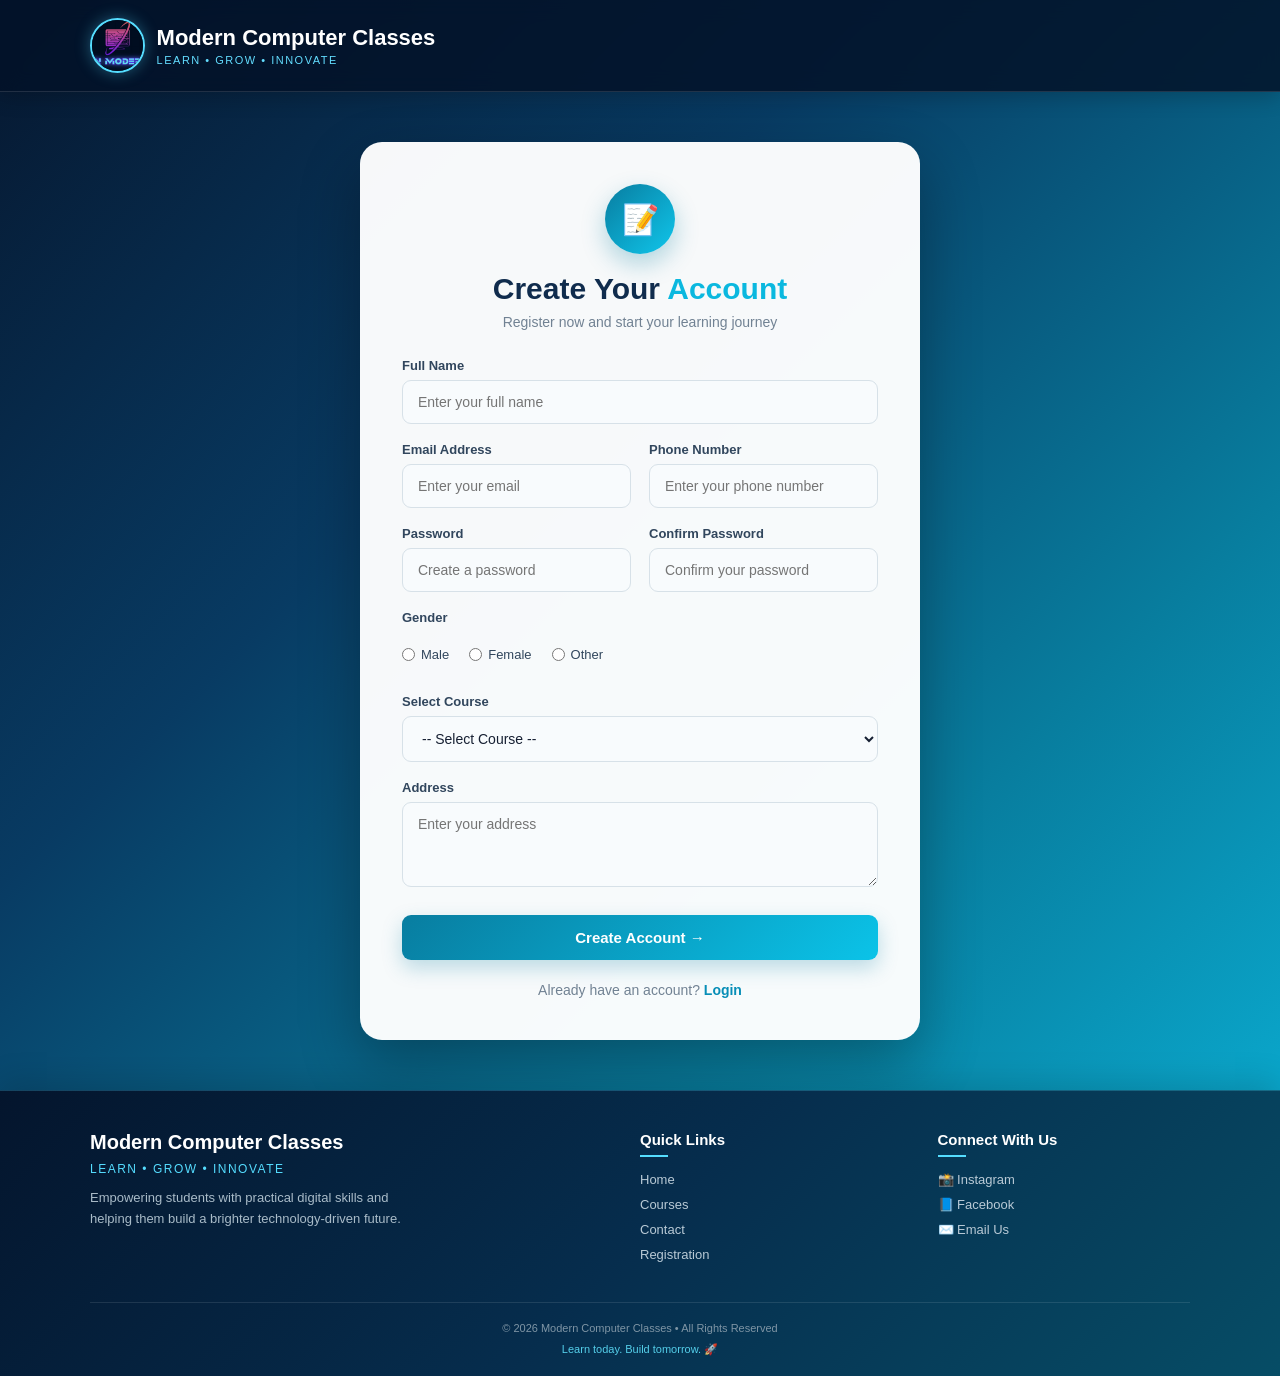
<file: registrationform.html>
<!DOCTYPE html>
<html lang="en">

<head>

    <meta charset="UTF-8">
    <meta name="viewport" content="width=device-width, initial-scale=1.0">

    <title>Registration | Modern Computer Classes</title>

    <style>

        /* =========================
           RESET
        ========================= */

        * {
            margin: 0;
            padding: 0;
            box-sizing: border-box;
        }


        /* =========================
           BODY
        ========================= */

        body {

            font-family: Arial, Helvetica, sans-serif;

            min-height: 100vh;

            display: flex;
            flex-direction: column;

            background:
                linear-gradient(
                    135deg,
                    #06172f,
                    #083b63,
                    #087d9e,
                    #0bb9df
                );

            color: white;
        }


        /* =========================
           HEADER
        ========================= */

        header {

            padding: 18px 7%;

            display: flex;
            align-items: center;

            background:
                rgba(3, 18, 40, 0.85);

            border-bottom:
                1px solid rgba(255,255,255,0.12);

            box-shadow:
                0 5px 20px rgba(0,0,0,0.2);

            backdrop-filter: blur(10px);
        }


        .brand {

            display: flex;
            align-items: center;

            gap: 12px;
        }


        .brand img {

            width: 55px;
            height: 55px;

            border-radius: 50%;

            object-fit: cover;

            border: 2px solid #55ddff;

            box-shadow:
                0 0 15px rgba(85,221,255,0.35);
        }


        .brand h1 {

            font-size: 22px;
        }


        .brand p {

            margin-top: 3px;

            color: #63ddff;

            font-size: 11px;

            letter-spacing: 1.5px;
        }


        /* =========================
           MAIN
        ========================= */

        .registration-container {

            flex: 1;

            display: flex;

            justify-content: center;

            align-items: center;

            padding: 50px 20px;
        }


        /* =========================
           REGISTRATION CARD
        ========================= */

        .registration-box {

            width: 560px;

            padding: 42px;

            border-radius: 22px;

            background:
                rgba(255,255,255,0.97);

            color: #172033;

            box-shadow:
                0 25px 60px rgba(0,0,0,0.3);

            animation:
                cardAppear 0.7s ease;
        }


        @keyframes cardAppear {

            from {

                opacity: 0;

                transform:
                    translateY(25px);
            }

            to {

                opacity: 1;

                transform:
                    translateY(0);
            }
        }


        /* =========================
           REGISTRATION ICON
        ========================= */

        .registration-icon {

            width: 70px;
            height: 70px;

            margin: 0 auto 18px;

            display: flex;

            align-items: center;
            justify-content: center;

            border-radius: 50%;

            background:
                linear-gradient(
                    135deg,
                    #087da0,
                    #10c6eb
                );

            color: white;

            font-size: 30px;

            box-shadow:
                0 10px 25px rgba(8,125,160,0.3);
        }


        .registration-box h2 {

            text-align: center;

            font-size: 30px;

            color: #102c4d;

            margin-bottom: 8px;
        }


        .registration-box h2 span {

            color: #0bb8df;
        }


        .registration-subtitle {

            text-align: center;

            color: #718293;

            font-size: 14px;

            margin-bottom: 28px;
        }


        /* =========================
           FORM GRID
        ========================= */

        .form-grid {

            display: grid;

            grid-template-columns:
                1fr 1fr;

            gap: 18px;
        }


        .input-group {

            text-align: left;
        }


        .input-group.full {

            grid-column: 1 / -1;
        }


        .input-group label {

            display: block;

            margin-bottom: 7px;

            color: #31465d;

            font-size: 13px;

            font-weight: bold;
        }


        .input-group input,
        .input-group select,
        .input-group textarea {

            width: 100%;

            padding: 13px 15px;

            border:
                1px solid #d7e1e8;

            border-radius: 9px;

            outline: none;

            font-size: 14px;

            font-family: Arial, Helvetica, sans-serif;

            color: #172033;

            background: #f8fbfd;

            transition: 0.3s;
        }


        .input-group textarea {

            resize: vertical;

            min-height: 85px;
        }


        .input-group input:focus,
        .input-group select:focus,
        .input-group textarea:focus {

            border-color: #0bb8df;

            background: white;

            box-shadow:
                0 0 0 3px rgba(11,184,223,0.12);
        }


        /* =========================
           GENDER
        ========================= */

        .gender-options {

            display: flex;

            align-items: center;

            gap: 20px;

            min-height: 44px;
        }


        .gender-options label {

            display: flex;

            align-items: center;

            gap: 6px;

            margin: 0;

            font-weight: normal;

            cursor: pointer;
        }


        .gender-options input {

            width: auto;

            accent-color: #0bb8df;
        }


        /* =========================
           BUTTON
        ========================= */

        .register-button {

            width: 100%;

            padding: 14px;

            margin-top: 24px;

            border: none;

            border-radius: 9px;

            background:
                linear-gradient(
                    135deg,
                    #087da0,
                    #0bc3e8
                );

            color: white;

            font-size: 15px;

            font-weight: bold;

            cursor: pointer;

            transition: 0.3s;

            box-shadow:
                0 8px 20px rgba(8,125,160,0.25);
        }


        .register-button:hover {

            transform:
                translateY(-3px);

            box-shadow:
                0 12px 25px rgba(8,125,160,0.35);
        }


        /* =========================
           LOGIN LINK
        ========================= */

        .login-text {

            text-align: center;

            margin-top: 22px;

            color: #718293;

            font-size: 14px;
        }


        .login-text a {

            color: #078eb7;

            font-weight: bold;

            text-decoration: none;
        }


        .login-text a:hover {

            text-decoration: underline;
        }


        /* =========================
           FOOTER
        ========================= */

        .footer {

            background:
                linear-gradient(
                    135deg,
                    #04152d,
                    #062d4d,
                    #064d66
                );

            color: white;

            padding: 40px 7% 18px;

            border-top:
                1px solid rgba(85,221,255,0.2);

            box-shadow:
                0 -8px 30px rgba(0,0,0,0.15);
        }


        .footer-content {

            max-width: 1100px;

            margin: auto;

            display: grid;

            grid-template-columns:
                2fr 1fr 1fr;

            gap: 45px;
        }


        /* FOOTER BRAND */

        .footer-brand h2 {

            font-size: 20px;

            margin-bottom: 8px;

            color: white;
        }


        .footer-brand .tagline {

            color: #55ddff;

            font-size: 12px;

            letter-spacing: 1.5px;

            margin-bottom: 12px;
        }


        .footer-brand .description {

            color: #a9bbc8;

            font-size: 13px;

            line-height: 1.6;

            max-width: 330px;
        }


        /* FOOTER HEADINGS */

        .footer-column h3 {

            font-size: 15px;

            margin-bottom: 15px;

            color: #ffffff;
        }


        .footer-column h3::after {

            content: "";

            display: block;

            width: 28px;

            height: 2px;

            background: #55ddff;

            margin-top: 7px;
        }


        /* FOOTER LINKS */

        .footer-column a {

            display: block;

            width: fit-content;

            margin-bottom: 10px;

            color: #b9cad6;

            text-decoration: none;

            font-size: 13px;

            transition: 0.3s;
        }


        .footer-column a:hover {

            color: #55ddff;

            transform:
                translateX(5px);
        }


        /* FOOTER BOTTOM */

        .footer-bottom {

            max-width: 1100px;

            margin: 30px auto 0;

            padding-top: 17px;

            border-top:
                1px solid rgba(255,255,255,0.1);

            text-align: center;
        }


        .footer-bottom p {

            color: #7f95a5;

            font-size: 11px;

            line-height: 1.6;
        }


        .footer-bottom .future-text {

            color: #55cfea;

            margin-top: 3px;
        }


        /* =========================
           MOBILE
        ========================= */

        @media (max-width: 700px) {

            .registration-container {

                padding: 35px 18px;
            }


            .registration-box {

                width: 100%;

                padding: 32px 24px;
            }


            .form-grid {

                grid-template-columns: 1fr;
            }


            .input-group.full {

                grid-column: auto;
            }


            .registration-box h2 {

                font-size: 26px;
            }


            .footer {

                padding: 35px 8% 18px;
            }


            .footer-content {

                grid-template-columns: 1fr;

                gap: 28px;
            }


            .footer-brand {

                text-align: center;
            }


            .footer-brand .description {

                margin: auto;
            }


            .footer-column {

                text-align: center;
            }


            .footer-column h3::after {

                margin-left: auto;

                margin-right: auto;
            }


            .footer-column a {

                margin-left: auto;

                margin-right: auto;
            }
        }


        @media (max-width: 500px) {

            header {

                justify-content: center;

                text-align: center;
            }


            .brand h1 {

                font-size: 18px;
            }


            .brand img {

                width: 48px;

                height: 48px;
            }


            .gender-options {

                gap: 12px;

                flex-wrap: wrap;
            }
        }

    </style>

</head>


<body>


    <!-- =========================
         HEADER
    ========================= -->

    <header>

        <div class="brand">

            <img
                src="images/logo.jpg"
                alt="Modern Computer Classes Logo"
            >

            <div>

                <h1>
                    Modern Computer Classes
                </h1>

                <p>
                    LEARN • GROW • INNOVATE
                </p>

            </div>

        </div>

    </header>



    <!-- =========================
         REGISTRATION
    ========================= -->

    <main class="registration-container">

        <div class="registration-box">


            <div class="registration-icon">
                📝
            </div>


            <h2>
                Create Your <span>Account</span>
            </h2>


            <p class="registration-subtitle">
                Register now and start your learning journey
            </p>



            <form>


                <div class="form-grid">


                    <!-- FULL NAME -->

                    <div class="input-group full">

                        <label for="fullname">
                            Full Name
                        </label>

                        <input
                            type="text"
                            id="fullname"
                            placeholder="Enter your full name"
                            required
                        >

                    </div>



                    <!-- EMAIL -->

                    <div class="input-group">

                        <label for="email">
                            Email Address
                        </label>

                        <input
                            type="email"
                            id="email"
                            placeholder="Enter your email"
                            required
                        >

                    </div>



                    <!-- PHONE -->

                    <div class="input-group">

                        <label for="phone">
                            Phone Number
                        </label>

                        <input
                            type="tel"
                            id="phone"
                            placeholder="Enter your phone number"
                            required
                        >

                    </div>



                    <!-- PASSWORD -->

                    <div class="input-group">

                        <label for="password">
                            Password
                        </label>

                        <input
                            type="password"
                            id="password"
                            placeholder="Create a password"
                            required
                        >

                    </div>



                    <!-- CONFIRM PASSWORD -->

                    <div class="input-group">

                        <label for="confirm-password">
                            Confirm Password
                        </label>

                        <input
                            type="password"
                            id="confirm-password"
                            placeholder="Confirm your password"
                            required
                        >

                    </div>



                    <!-- GENDER -->

                    <div class="input-group full">

                        <label>
                            Gender
                        </label>

                        <div class="gender-options">

                            <label>
                                <input
                                    type="radio"
                                    name="gender"
                                    value="Male"
                                    required
                                >
                                Male
                            </label>


                            <label>
                                <input
                                    type="radio"
                                    name="gender"
                                    value="Female"
                                >
                                Female
                            </label>


                            <label>
                                <input
                                    type="radio"
                                    name="gender"
                                    value="Other"
                                >
                                Other
                            </label>

                        </div>

                    </div>



                    <!-- COURSE -->

                    <div class="input-group full">

                        <label for="course">
                            Select Course
                        </label>

                        <select
                            id="course"
                            required
                        >

                            <option value="">
                                -- Select Course --
                            </option>

                            <option>
                                MS-CIT
                            </option>

                            <option>
                                Tally
                            </option>

                            <option>
                                Graphic Design
                            </option>

                            <option>
                                C Programming
                            </option>

                            <option>
                                Java
                            </option>

                            <option>
                                Web Development
                            </option>

                        </select>

                    </div>



                    <!-- ADDRESS -->

                    <div class="input-group full">

                        <label for="address">
                            Address
                        </label>

                        <textarea
                            id="address"
                            placeholder="Enter your address"
                        ></textarea>

                    </div>


                </div>



                <!-- BUTTON -->

                <button
                    type="submit"
                    class="register-button"
                >
                    Create Account →
                </button>


            </form>



            <!-- LOGIN LINK -->

            <p class="login-text">

                Already have an account?

                <a href="login.html">
                    Login
                </a>

            </p>


        </div>

    </main>



    <!-- =========================
         FOOTER
    ========================= -->

    <footer class="footer">


        <div class="footer-content">


            <!-- BRAND -->

            <div class="footer-brand">

                <h2>
                    Modern Computer Classes
                </h2>

                <p class="tagline">
                    LEARN • GROW • INNOVATE
                </p>

                <p class="description">
                    Empowering students with practical digital
                    skills and helping them build a brighter
                    technology-driven future.
                </p>

            </div>



            <!-- QUICK LINKS -->

            <div class="footer-column">

                <h3>
                    Quick Links
                </h3>

                <a href="index.html">
                    Home
                </a>

                <a href="course.html">
                    Courses
                </a>

                <a href="contact.html">
                    Contact
                </a>

                <a href="registrationform.html">
                    Registration
                </a>

            </div>



            <!-- CONNECT -->

            <div class="footer-column">

                <h3>
                    Connect With Us
                </h3>

                <a
                    href="https://www.instagram.com/"
                    target="_blank"
                >
                    📸 Instagram
                </a>

                <a
                    href="https://www.facebook.com/"
                    target="_blank"
                >
                    📘 Facebook
                </a>

                <a
                    href="mailto:moderncomputer@example.com"
                >
                    ✉️ Email Us
                </a>

            </div>


        </div>



        <!-- FOOTER BOTTOM -->

        <div class="footer-bottom">

            <p>
                © 2026 Modern Computer Classes
                • All Rights Reserved
            </p>

            <p class="future-text">
                Learn today. Build tomorrow. 🚀
            </p>

        </div>


    </footer>


</body>

</html>
</file>
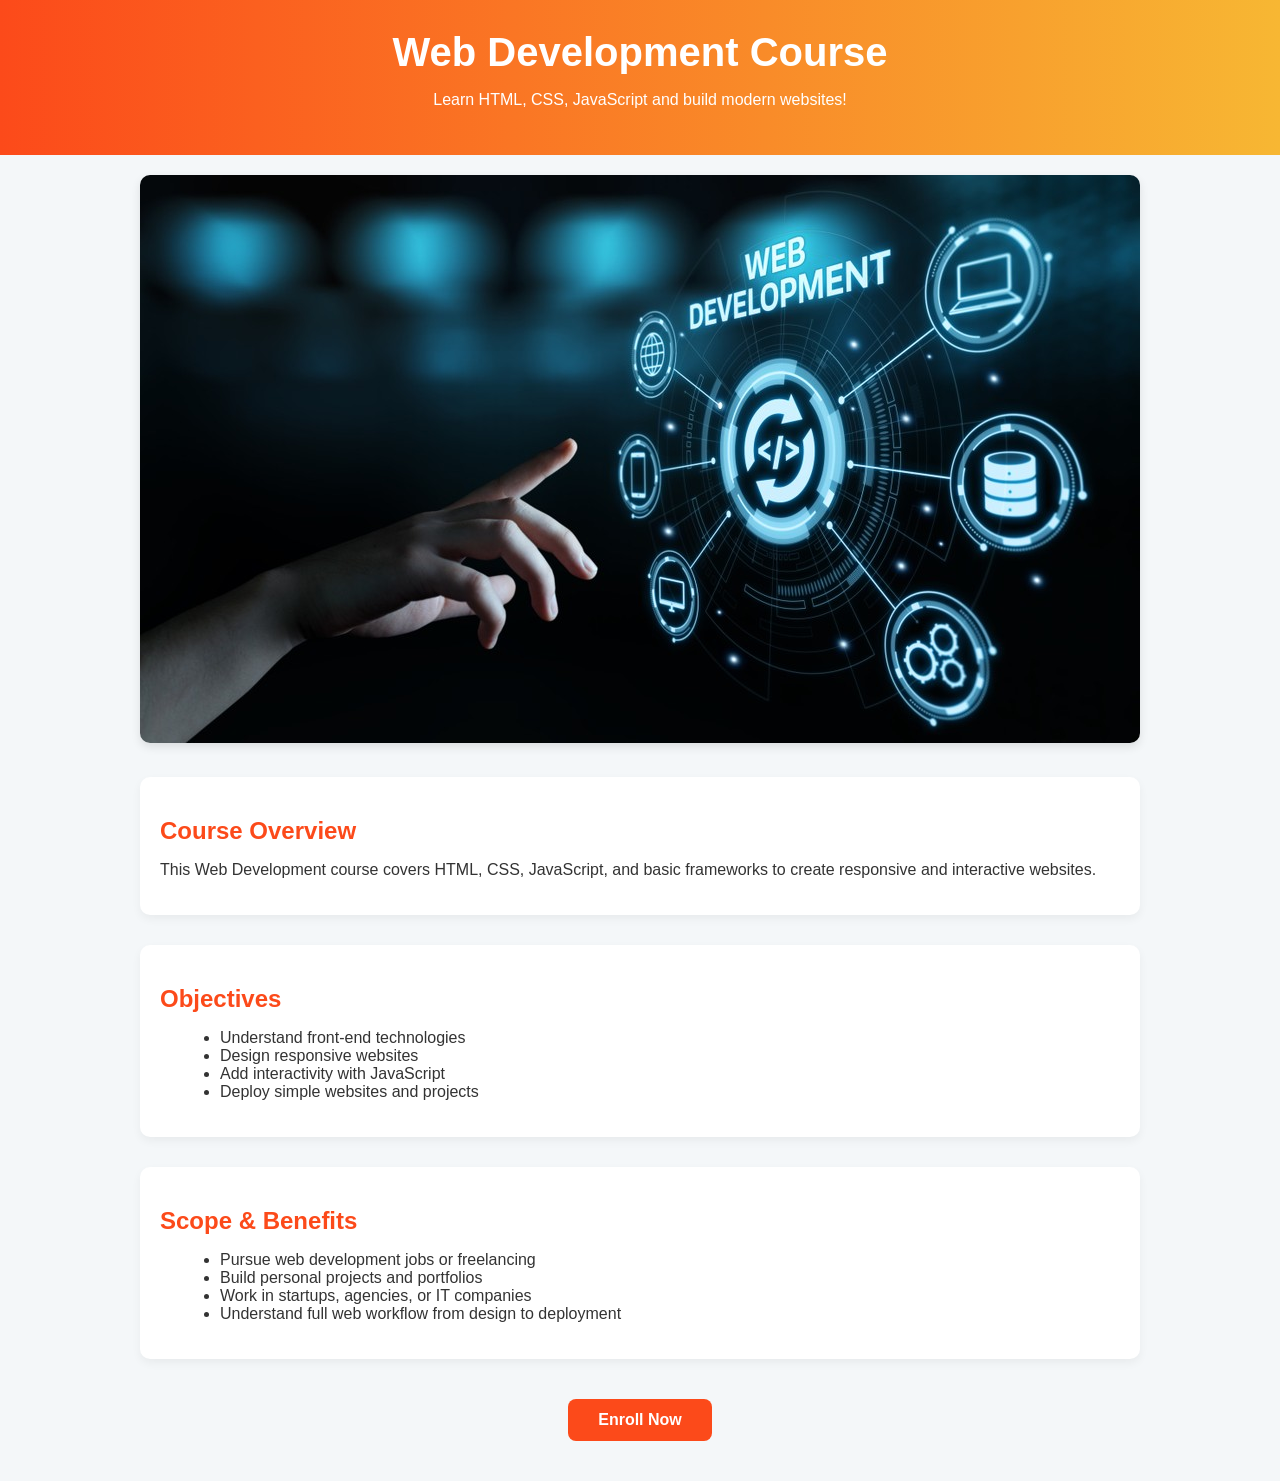
<file: web.html>
<!DOCTYPE html>
<html lang="en">
<head>
<meta charset="UTF-8">
<meta name="viewport" content="width=device-width, initial-scale=1.0">
<title>Web Development Course</title>
<style>
body {font-family: Arial, sans-serif; margin:0; padding:0; background:#f4f7f9; color:#333;}
header {background: linear-gradient(to right, #fc4a1a, #f7b733); color:white; padding:30px 0; text-align:center;}
header h1 {margin:0; font-size:2.5rem;}
.container {max-width:1000px; margin:20px auto; padding:0 20px;}
.course-banner img {width:100%; border-radius:10px; box-shadow:0 4px 10px rgba(0,0,0,0.1);}
.section {margin:30px 0; background:white; padding:20px; border-radius:10px; box-shadow:0 4px 10px rgba(0,0,0,0.05);}
.section h2 {color:#fc4a1a; margin-bottom:15px;}
ul {margin-left:20px;}
.enroll-btn {display:inline-block; padding:12px 30px; background:#fc4a1a; color:white; text-decoration:none; font-weight:bold; border-radius:8px; transition:0.3s;}
.enroll-btn:hover {background:#f7b733; transform:scale(1.05);}
</style>
</head>
<body>

<header>
<h1>Web Development Course</h1>
<p>Learn HTML, CSS, JavaScript and build modern websites!</p>
</header>

<div class="container">

<div class="course-banner">
<img src="images/web development.jpg" alt="Web Development Banner">
</div>

<div class="section">
<h2>Course Overview</h2>
<p>This Web Development course covers HTML, CSS, JavaScript, and basic frameworks to create responsive and interactive websites.</p>
</div>

<div class="section">
<h2>Objectives</h2>
<ul>
<li>Understand front-end technologies</li>
<li>Design responsive websites</li>
<li>Add interactivity with JavaScript</li>
<li>Deploy simple websites and projects</li>
</ul>
</div>

<div class="section">
<h2>Scope & Benefits</h2>
<ul>
<li>Pursue web development jobs or freelancing</li>
<li>Build personal projects and portfolios</li>
<li>Work in startups, agencies, or IT companies</li>
<li>Understand full web workflow from design to deployment</li>
</ul>
</div>

<div style="text-align:center; margin:40px 0;">
<a href="paidform.html" class="enroll-btn">Enroll Now</a>
</div>

</div>
</body>
</html>
</file>
<file: style.css>
/* ================================
   RESET
================================ */

* {
    margin: 0;
    padding: 0;
    box-sizing: border-box;
}

html {
    scroll-behavior: smooth;
}

body {
    font-family: Arial, Helvetica, sans-serif;
    background: #f5f8fc;
    color: #172033;
    overflow-x: hidden;
}


/* ================================
   HEADER
================================ */

header {
    position: sticky;
    top: 0;
    z-index: 1000;

    background: rgba(5, 20, 45, 0.97);
    color: white;

    box-shadow: 0 5px 25px rgba(0, 0, 0, 0.25);
}

.top-header {
    padding: 12px 7%;
}

.logo {
    display: flex;
    align-items: center;
    gap: 14px;
}

.logo img {
    width: 62px;
    height: 62px;

    object-fit: cover;

    border-radius: 50%;

    border: 2px solid #58d9ff;

    box-shadow:
        0 0 15px rgba(44, 205, 255, 0.4);

    transition: 0.3s;
}

.logo img:hover {
    transform: scale(1.08) rotate(4deg);
}

.logo h1 {
    font-size: 25px;
    letter-spacing: 0.5px;
}

.logo p {
    margin-top: 3px;
    font-size: 12px;
    color: #61dcff;
    letter-spacing: 2px;
}


/* ================================
   NAVIGATION
================================ */

nav {
    border-top: 1px solid rgba(255,255,255,0.08);

    padding: 4px 7%;
}

nav ul {
    display: flex;
    justify-content: flex-end;
    align-items: center;

    list-style: none;

    gap: 5px;
}

nav a {
    display: block;

    color: white;
    text-decoration: none;

    text-transform: uppercase;

    font-size: 12px;
    font-weight: bold;

    padding: 10px 14px;

    border-radius: 7px;

    transition: 0.3s;
}

nav a:hover,
nav a.active {
    background: #12bce8;
    color: #06152d;

    transform: translateY(-2px);
}


/* ================================
   HERO
================================ */

.hero {
    position: relative;

    height: 620px;

    overflow: hidden;

    background: #06152d;
}

.slide {
    position: absolute;

    inset: 0;

    width: 100%;
    height: 100%;

    object-fit: cover;

    opacity: 0;

    animation: slideshow 12s infinite;
}

.slide1 {
    animation-delay: 0s;
}

.slide2 {
    animation-delay: 4s;
}

.slide3 {
    animation-delay: 8s;
}


@keyframes slideshow {

    0% {
        opacity: 0;
        transform: scale(1.08);
    }

    5% {
        opacity: 1;
    }

    30% {
        opacity: 1;
        transform: scale(1);
    }

    35% {
        opacity: 0;
    }

    100% {
        opacity: 0;
    }
}


/* Dark overlay */

.hero-overlay {
    position: absolute;

    inset: 0;

    z-index: 1;

    background:
        linear-gradient(
            90deg,
            rgba(3, 15, 35, 0.9),
            rgba(3, 15, 35, 0.55),
            rgba(3, 15, 35, 0.15)
        );
}


/* Hero content */

.hero-content {
    position: absolute;

    z-index: 2;

    top: 50%;
    left: 8%;

    transform: translateY(-50%);

    max-width: 650px;

    color: white;
}

.hero-tag {
    display: inline-block;

    padding: 8px 15px;

    margin-bottom: 20px;

    border: 1px solid rgba(88, 217, 255, 0.5);

    border-radius: 30px;

    background: rgba(0, 190, 230, 0.12);

    color: #6ce3ff;

    font-size: 12px;
    font-weight: bold;

    letter-spacing: 1.5px;
}

.hero-content h2 {
    font-size: 58px;

    line-height: 1.08;

    margin-bottom: 20px;

    letter-spacing: -1px;
}

.hero-content h2 span {
    color: #43d5ff;
}

.hero-content p {
    max-width: 570px;

    color: #dce9f3;

    font-size: 17px;

    line-height: 1.7;

    margin-bottom: 30px;
}


/* Buttons */

.hero-buttons {
    display: flex;

    gap: 15px;

    flex-wrap: wrap;
}

.primary-btn,
.secondary-btn {
    display: inline-block;

    padding: 14px 25px;

    border-radius: 30px;

    text-decoration: none;

    font-weight: bold;

    transition: 0.3s;
}

.primary-btn {
    background: #19c5ee;
    color: #04172d;

    box-shadow:
        0 8px 25px rgba(25, 197, 238, 0.3);
}

.primary-btn:hover {
    background: white;

    transform: translateY(-4px);
}

.secondary-btn {
    border: 1px solid white;

    color: white;
}

.secondary-btn:hover {
    background: white;
    color: #062044;

    transform: translateY(-4px);
}


/* ================================
   INTRO
================================ */

.intro {
    padding: 80px 8%;

    background: white;

    text-align: center;
}

.intro-text {
    max-width: 800px;

    margin: auto;
}

.small-title {
    color: #0aa7d5;

    font-size: 12px;

    font-weight: bold;

    letter-spacing: 2px;
}

.intro h2 {
    margin: 15px 0;

    font-size: 38px;

    color: #102542;
}

.intro h2 span {
    color: #0bb5e5;
}

.intro-text > p {
    color: #68798b;

    font-size: 16px;

    line-height: 1.8;
}


/* Features */

.features {
    max-width: 1000px;

    margin: 50px auto 0;

    display: grid;

    grid-template-columns: repeat(3, 1fr);

    gap: 25px;
}

.feature {
    padding: 30px 20px;

    border-radius: 15px;

    background: #f7fbfe;

    border: 1px solid #e5eef4;

    transition: 0.3s;
}

.feature:hover {
    transform: translateY(-8px);

    box-shadow:
        0 15px 35px rgba(14, 95, 130, 0.1);
}

.feature-icon {
    font-size: 35px;

    margin-bottom: 15px;
}

.feature h3 {
    margin-bottom: 8px;

    color: #15365c;
}

.feature p {
    color: #718293;

    font-size: 14px;

    line-height: 1.5;
}


/* ================================
   COURSES
================================ */

.courses {
    padding: 85px 7%;

    background:
        linear-gradient(
            180deg,
            #f5f9fc,
            #eef7fb
        );
}

.section-heading {
    text-align: center;

    margin-bottom: 45px;
}

.section-heading > span {
    color: #0aa7d5;

    font-size: 12px;

    font-weight: bold;

    letter-spacing: 2px;
}

.section-heading h2 {
    margin: 12px 0;

    font-size: 40px;

    color: #102542;
}

.section-heading strong {
    color: #0bb5e5;
}

.section-heading p {
    color: #718293;
}


/* Course grid */

.course-list {
    max-width: 1200px;

    margin: auto;

    display: grid;

    grid-template-columns:
        repeat(4, 1fr);

    gap: 24px;
}


/* Course card */

.course-card {
    background: white;

    border-radius: 18px;

    overflow: hidden;

    border: 1px solid #e6edf2;

    box-shadow:
        0 8px 25px rgba(16, 50, 75, 0.08);

    transition:
        transform 0.35s,
        box-shadow 0.35s;
}

.course-card:hover {
    transform: translateY(-10px);

    box-shadow:
        0 20px 40px rgba(16, 50, 75, 0.16);
}


/* Image */

.course-image {
    position: relative;

    height: 190px;

    overflow: hidden;
}

.course-image img {
    width: 100%;
    height: 100%;

    object-fit: cover;

    transition: 0.5s;
}

.course-card:hover .course-image img {
    transform: scale(1.08);
}


/* Number */

.course-number {
    position: absolute;

    top: 12px;
    right: 12px;

    width: 38px;
    height: 38px;

    display: flex;

    justify-content: center;
    align-items: center;

    border-radius: 50%;

    background: rgba(5, 25, 50, 0.8);

    color: white;

    font-size: 12px;

    font-weight: bold;
}


/* Course content */

.course-content {
    padding: 23px;
}

.course-label {
    color: #0bb5e5;

    font-size: 10px;

    font-weight: bold;

    letter-spacing: 1.5px;
}

.course-content h3 {
    margin: 8px 0 10px;

    color: #102c4d;

    font-size: 22px;
}

.course-content p {
    color: #728293;

    font-size: 14px;

    line-height: 1.6;

    margin-bottom: 18px;
}

.course-content a {
    color: #079bc6;

    font-size: 14px;

    font-weight: bold;

    text-decoration: none;

    transition: 0.3s;
}

.course-content a:hover {
    color: #063b65;

    letter-spacing: 0.5px;
}


/* ================================
   CTA
================================ */

.cta {
    margin: 70px 7%;

    padding: 45px 55px;

    border-radius: 22px;

    display: flex;

    justify-content: space-between;

    align-items: center;

    gap: 30px;

    background:
        linear-gradient(
            120deg,
            #062044,
            #075c7d,
            #0bb6dd
        );

    color: white;

    box-shadow:
        0 15px 35px rgba(4, 60, 90, 0.2);
}

.cta span {
    font-size: 11px;

    font-weight: bold;

    letter-spacing: 2px;

    color: #6be4ff;
}

.cta h2 {
    margin: 8px 0;

    font-size: 30px;
}

.cta p {
    color: #d7edf5;
}

.cta a {
    flex-shrink: 0;

    padding: 13px 25px;

    border-radius: 30px;

    background: white;

    color: #07325a;

    text-decoration: none;

    font-weight: bold;

    transition: 0.3s;
}

.cta a:hover {
    transform: translateY(-4px);

    box-shadow:
        0 8px 20px rgba(0,0,0,0.2);
}


/* ================================
   FOOTER
================================ */

footer {
    background: #06172f;

    color: white;

    padding: 55px 7% 20px;
}

.footer-content {
    max-width: 1200px;

    margin: auto;

    display: grid;

    grid-template-columns:
        2fr 1fr 1fr;

    gap: 60px;
}

.footer-brand h2 {
    font-size: 22px;

    margin-bottom: 8px;
}

.footer-brand p {
    color: #55d8fa;

    letter-spacing: 1px;
}

.footer-links {
    display: flex;

    flex-direction: column;

    gap: 10px;
}

.footer-links h3 {
    margin-bottom: 5px;
}

.footer-links a {
    color: #b9c9d8;

    text-decoration: none;

    font-size: 14px;

    transition: 0.3s;
}

.footer-links a:hover {
    color: #55d8fa;

    transform: translateX(4px);
}

.copyright {
    max-width: 1200px;

    margin: 45px auto 0;

    padding-top: 20px;

    border-top:
        1px solid rgba(255,255,255,0.1);

    text-align: center;

    color: #8194a6;

    font-size: 12px;
}


/* ================================
   TABLET
================================ */

@media (max-width: 1000px) {

    .course-list {
        grid-template-columns: repeat(2, 1fr);
    }

    .hero-content h2 {
        font-size: 48px;
    }

    nav ul {
        justify-content: center;
        flex-wrap: wrap;
    }

    .features {
        grid-template-columns: 1fr;
    }
}


/* ================================
   MOBILE
================================ */

@media (max-width: 650px) {

    .top-header {
        padding: 12px 5%;
    }

    .logo h1 {
        font-size: 19px;
    }

    .logo img {
        width: 52px;
        height: 52px;
    }

    nav {
        padding: 5px 3%;
    }

    nav ul {
        gap: 2px;
    }

    nav a {
        padding: 8px 7px;

        font-size: 9px;
    }

    .hero {
        height: 520px;
    }

    .hero-content {
        left: 7%;
        right: 7%;
    }

    .hero-content h2 {
        font-size: 38px;
    }

    .hero-content p {
        font-size: 15px;
    }

    .hero-buttons {
        gap: 10px;
    }

    .primary-btn,
    .secondary-btn {
        padding: 11px 18px;

        font-size: 13px;
    }

    .intro {
        padding: 60px 7%;
    }

    .intro h2 {
        font-size: 30px;
    }

    .course-list {
        grid-template-columns: 1fr;
    }

    .courses {
        padding: 65px 6%;
    }

    .section-heading h2 {
        font-size: 31px;
    }

    .cta {
        margin: 50px 5%;

        padding: 35px 25px;

        flex-direction: column;

        align-items: flex-start;
    }

    .cta h2 {
        font-size: 25px;
    }

    .footer-content {
        grid-template-columns: 1fr;

        gap: 30px;
    }
}
</file>
